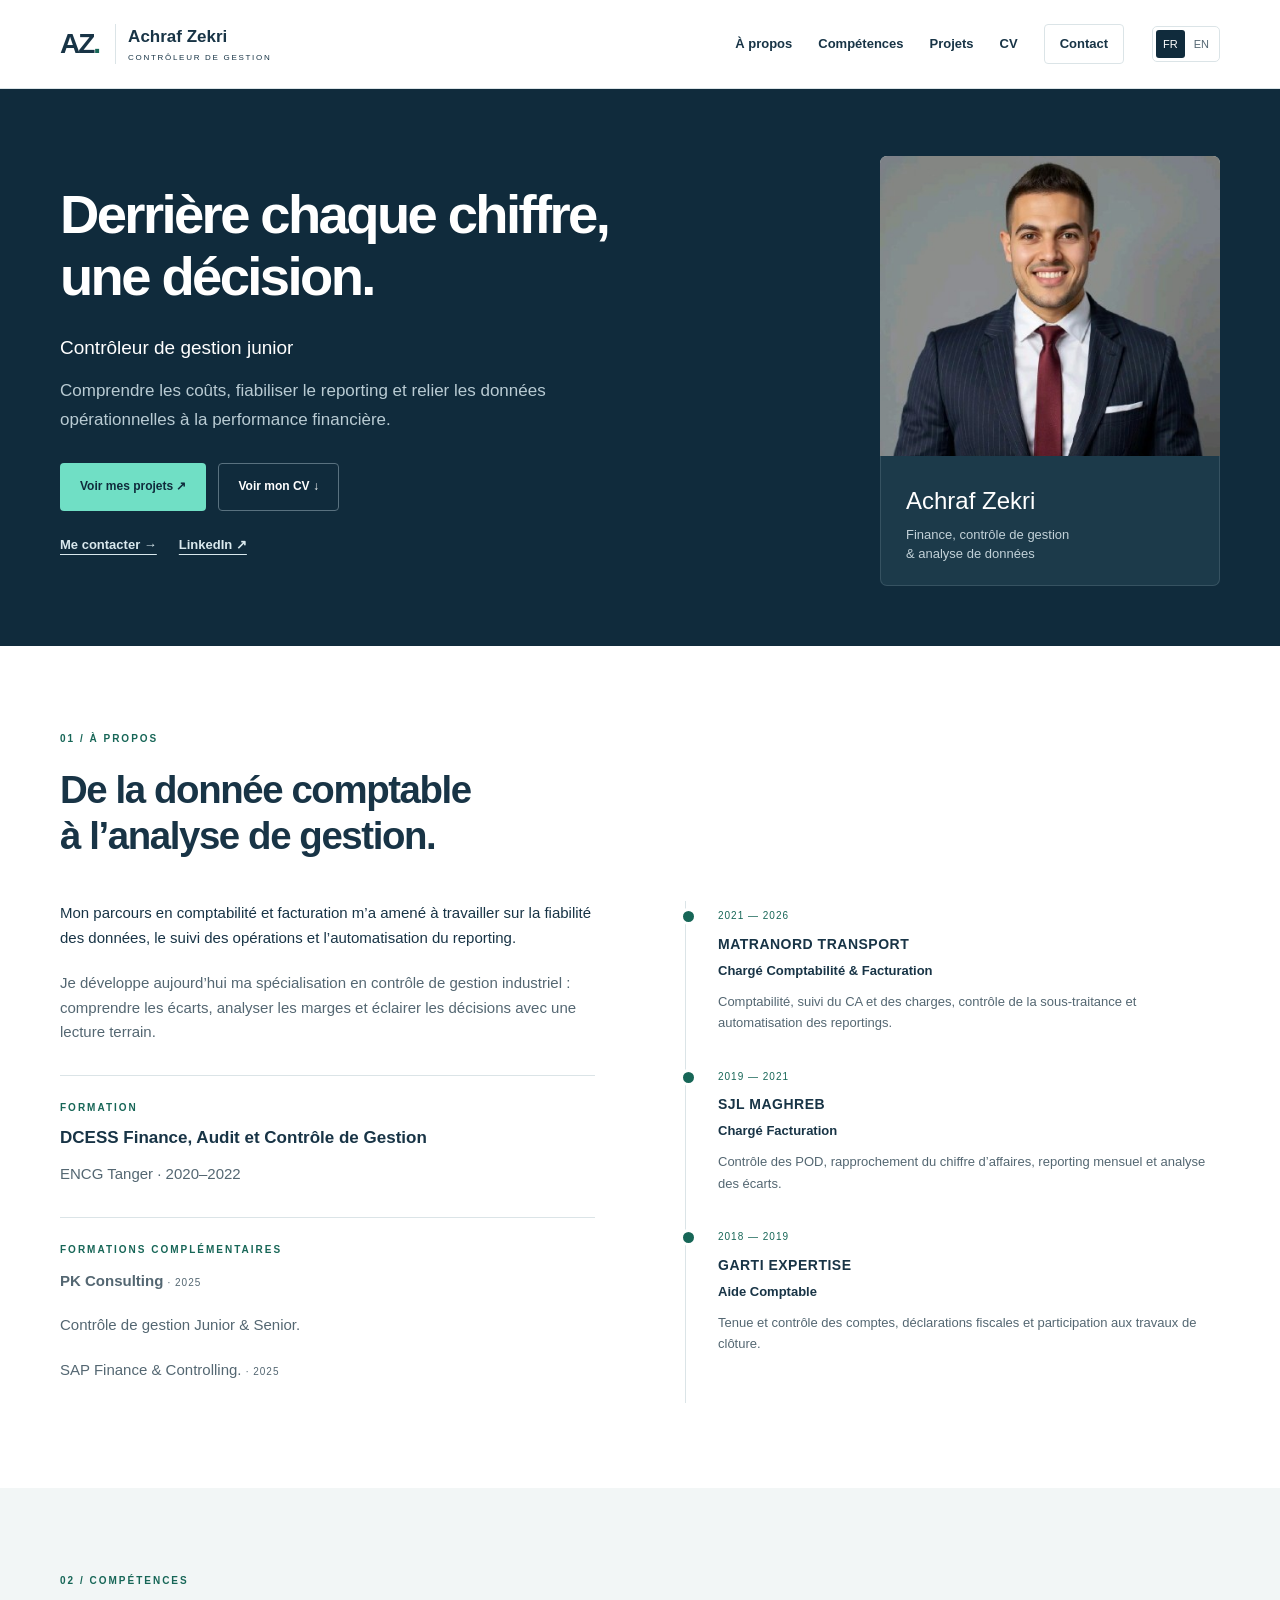
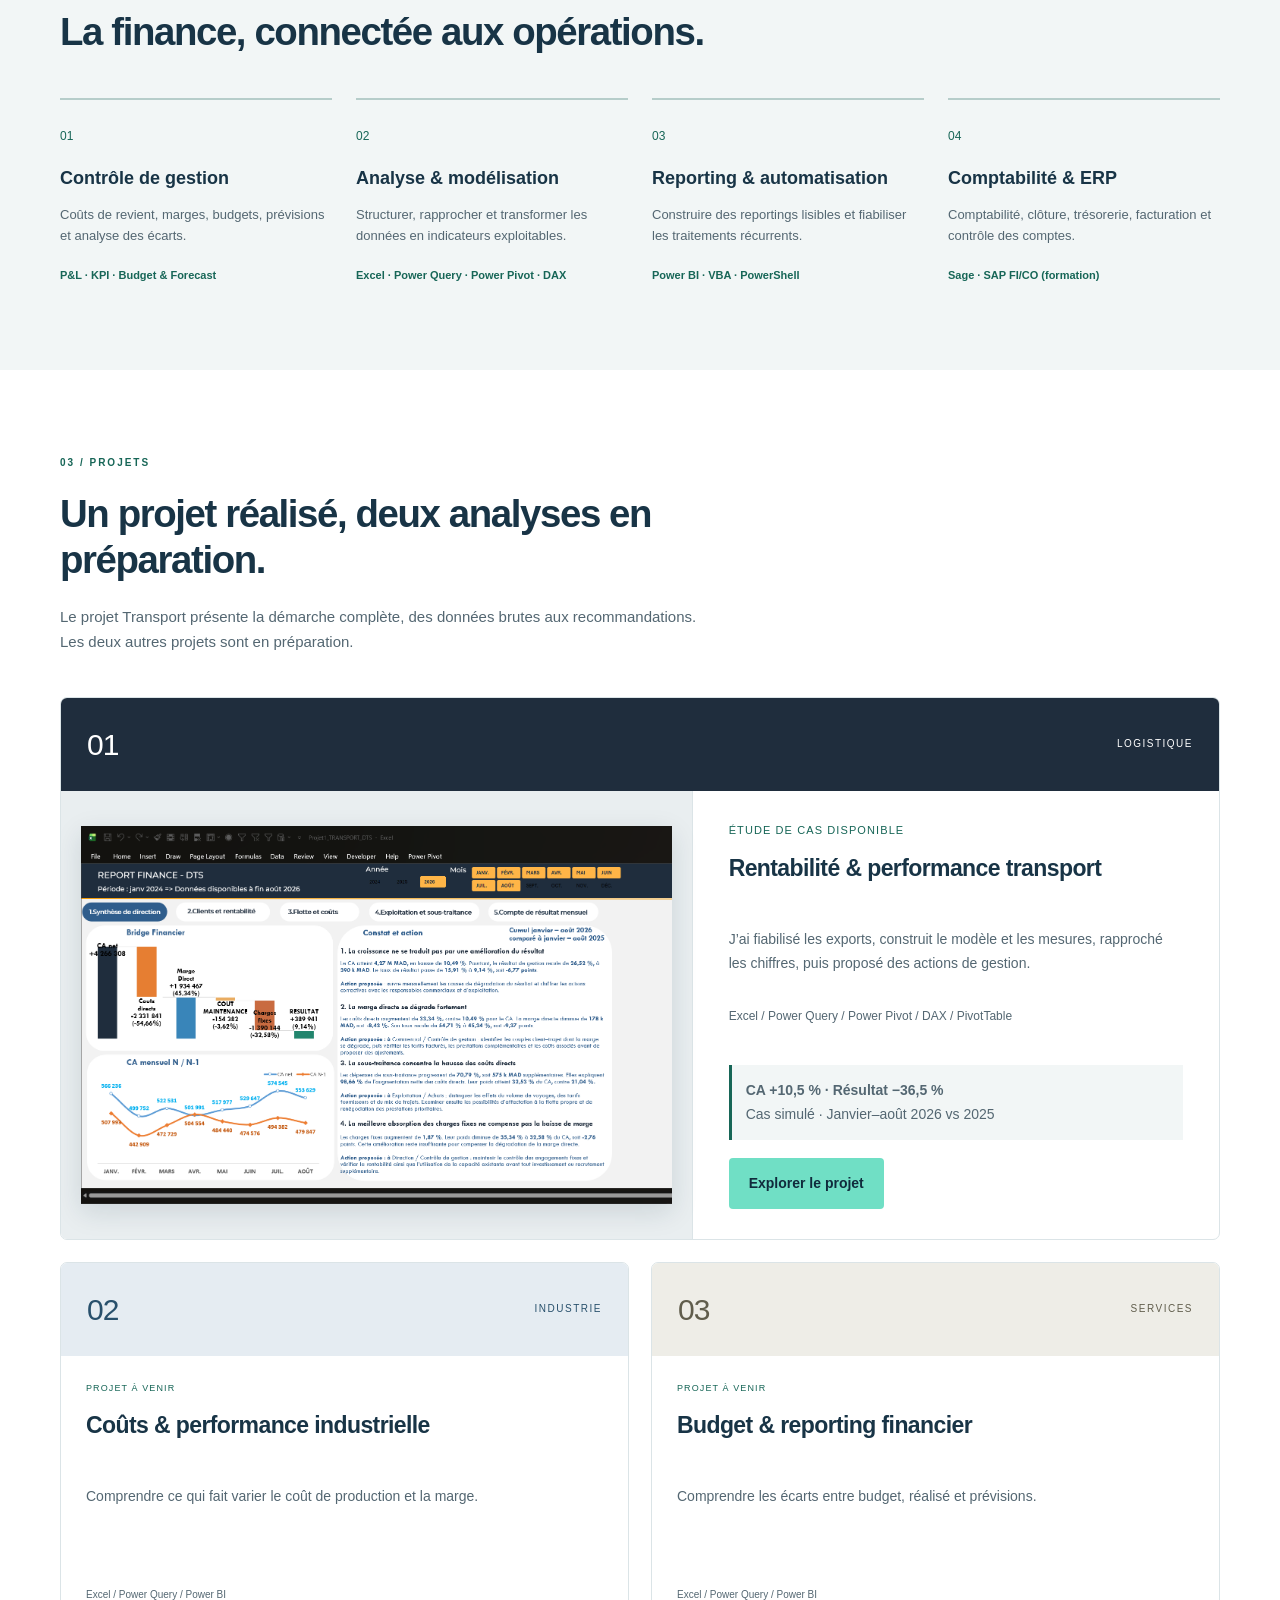
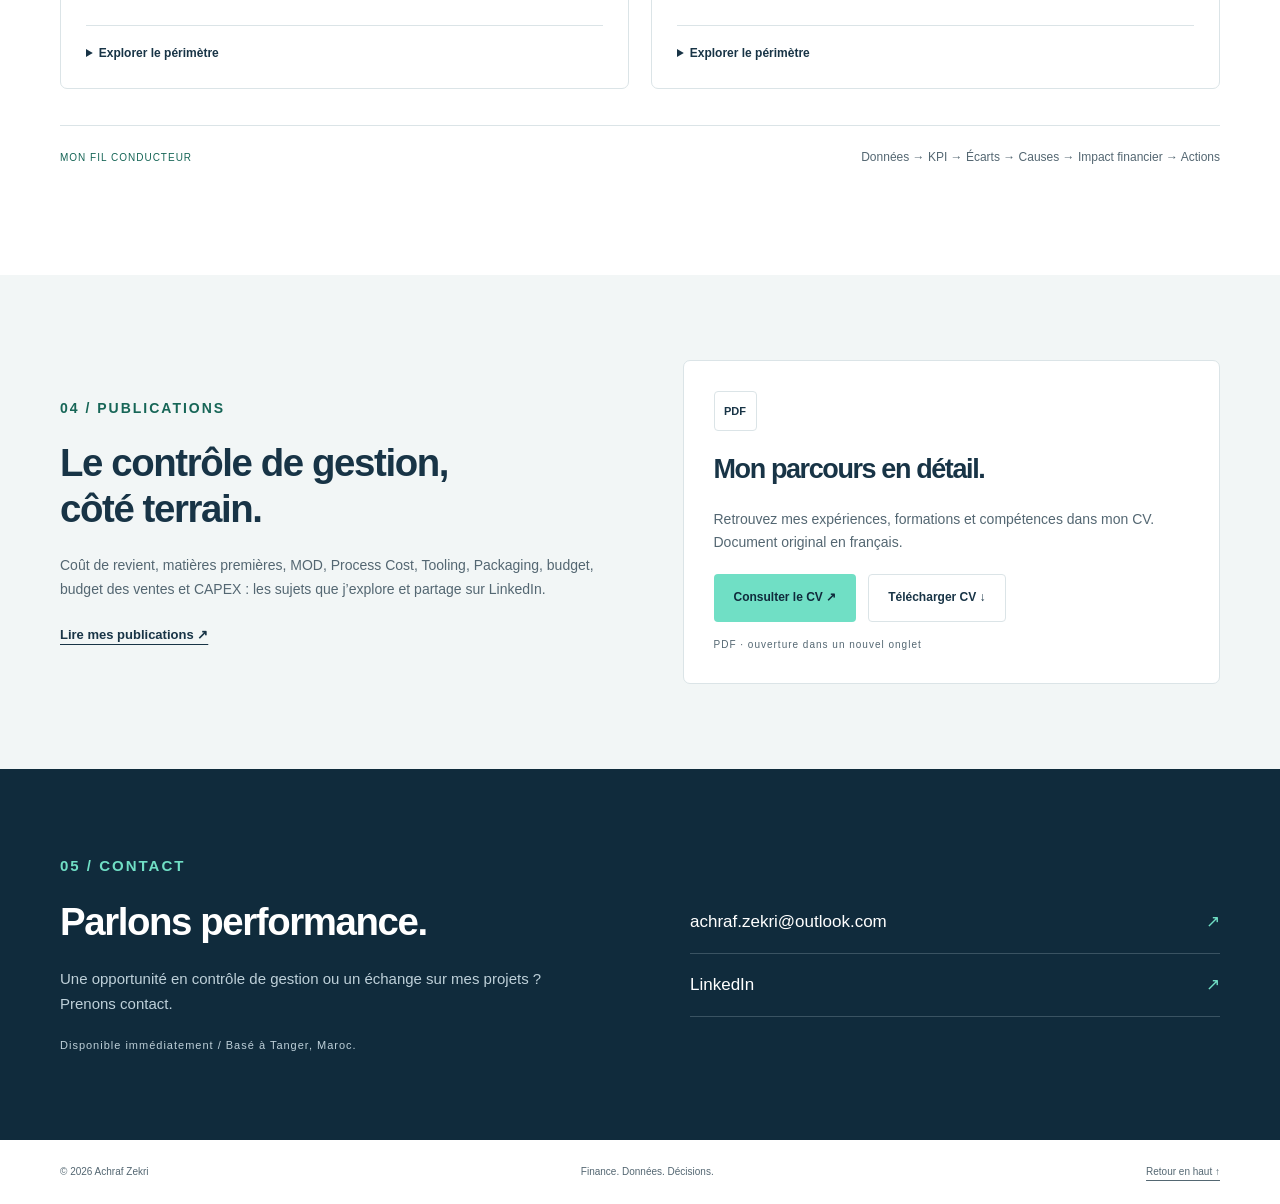
<file: index.html>
<!doctype html><html lang="fr"><head>
<meta charset="utf-8">
<meta name="viewport" content="width=device-width,initial-scale=1"><title>Achraf Zekri | Contrôleur de gestion junior</title>
<meta name="description" content="Achraf Zekri à Tanger : contrôle de gestion, analyse des coûts, reporting et data analytics. Découvrez mon parcours et mes projets.">
<meta name="theme-color" content="#102b3c">
<meta property="og:title" content="Achraf Zekri — Finance & Performance">
<meta property="og:description" content="Contrôle de gestion, coûts et analyse de performance.">
<meta property="og:type" content="website">
<link rel="icon" href="assets/icons/favicon.svg" type="image/svg+xml">
<link rel="stylesheet" href="css/style.css">
<script defer src="js/translations.js"></script>
<script defer src="js/main.js"></script></head><body><a data-i18n="skip" href="#main" class="skip" >Aller au contenu</a>
<header>
<div class="wrap header"><a class="brand" href="#main"><span class="monogram">AZ<span>.</span></span><span>Achraf Zekri<small data-i18n="brandRole">CONTRÔLEUR DE GESTION</small></span></a>
<nav id="navigation" aria-label="Navigation principale"><a data-i18n="about" href="#profil" class="" >À propos</a><a data-i18n="skills" href="#competences" class="" >Compétences</a><a data-i18n="projects" href="#projets" class="" >Projets</a><a data-i18n="resume" href="#cv" class="" >CV</a><a data-i18n="contact" href="#contact" class="nav-contact" >Contact</a></nav>
<div class="header-controls">
<div class="languages" role="group" aria-label="Langue / Language"><button type="button" data-lang="fr" lang="fr" aria-pressed="true">FR</button><button type="button" data-lang="en" lang="en" aria-pressed="false">EN</button></div><button class="menu" aria-expanded="false" aria-controls="navigation" type="button">Menu <span aria-hidden="true">☰</span></button></div></div></header>
<main id="main">
<section class="hero">
<div class="wrap hero-grid">
<div class="hero-copy">
<h1 data-i18n="heroTitle" >Derrière chaque chiffre,<br>une décision.</h1>
<p data-i18n="role" class="role">Contrôleur de gestion junior</p>
<p data-i18n="intro" class="intro">Comprendre les coûts, fiabiliser le reporting et relier les données opérationnelles à la performance financière.</p>
<div class="actions"><a data-i18n="seeProjects" href="#projets" class="button primary" >Voir mes projets ↗</a><a data-i18n="seeCV" href="#cv" class="button light">Voir mon CV ↓</a></div><a data-i18n="getInTouch" href="#contact" class="text-link hero-link" >Me contacter →</a><a href="https://www.linkedin.com/in/achrafzekri/" class="text-link hero-link" data-event="linkedin_click" data-location="header">LinkedIn ↗</a></div>
<div class="portrait-panel">
<div class="portrait-frame"><img src="assets/images/portrait.jpg" alt="Achraf Zekri" width="400" height="400" fetchpriority="high"></div>
<div class="portrait-caption"><span class="tiny"></span><strong>Achraf Zekri</strong>
<p data-i18n="caption" >Finance, contrôle de gestion<br>& analyse de données</p></div></div></div>
</section>
<section id="profil" class="section wrap">
<div class="section-heading">
<p data-i18n="aboutLabel" class="eyebrow">01 / À PROPOS</p>
<h2 data-i18n="aboutTitle" >De la donnée comptable<br>à l’analyse de gestion.</h2></div>
<div class="about-grid">
<div>
<p data-i18n="bio1" class="lead">Mon parcours en comptabilité et facturation m’a amené à travailler sur la fiabilité des données, le suivi des opérations et l’automatisation du reporting.</p>
<p data-i18n="bio2" >Je développe aujourd’hui ma spécialisation en contrôle de gestion industriel : comprendre les écarts, analyser les marges et éclairer les décisions avec une lecture terrain.</p>
<div class="education">
<p data-i18n="education" class="eyebrow">FORMATION</p>
<h3 data-i18n="degree" >DCESS Finance, Audit et Contrôle de Gestion</h3>
<p>ENCG Tanger · 2020–2022</p>
</div>
<div class="education">
<p data-i18n="additionalTraining" class="eyebrow">FORMATIONS COMPLÉMENTAIRES</p>
<p><strong>PK Consulting</strong> <span class="tiny">· 2025</span></p>
<p data-i18n="pkTraining">Contrôle de gestion Junior & Senior.</p>
<p>SAP Finance & Controlling. <span class="tiny">· 2025</span></p>
</div></div>
<div class="timeline">
<article><span class="tiny">2021 — 2026</span>
<h3>MATRANORD TRANSPORT</h3><strong data-i18n="job1" >Chargé Comptabilité & Facturation</strong>
<p data-i18n="jobdesc1" >Comptabilité, suivi du CA et des charges, contrôle de la sous-traitance et automatisation des reportings.</p></article>
<article><span class="tiny">2019 — 2021</span>
<h3>SJL MAGHREB</h3><strong data-i18n="job2" >Chargé Facturation</strong>
<p data-i18n="jobdesc2" >Contrôle des POD, rapprochement du chiffre d’affaires, reporting mensuel et analyse des écarts.</p></article>
<article><span class="tiny">2018 — 2019</span>
<h3>GARTI EXPERTISE</h3><strong data-i18n="job3" >Aide Comptable</strong>
<p data-i18n="jobdesc3" >Tenue et contrôle des comptes, déclarations fiscales et participation aux travaux de clôture.</p></article></div></div></section>
<section id="competences" class="section pale">
<div class="wrap">
<div class="section-heading">
<p data-i18n="skillsLabel" class="eyebrow">02 / COMPÉTENCES</p>
<h2 data-i18n="skillsTitle" >La finance, connectée aux opérations.</h2></div>
<div class="skills-grid">
<article class="skill"><span class="skill-number">01</span>
<h3 data-i18n="st01" >Contrôle de gestion</h3>
<p data-i18n="sd01" >Coûts de revient, marges, budgets, prévisions et analyse des écarts.</p>
<div data-i18n="tags01" class="tool-line">P&L · KPI · Budget & Forecast</div></article>
<article class="skill"><span class="skill-number">02</span>
<h3 data-i18n="st02" >Analyse & modélisation</h3>
<p data-i18n="sd02" >Structurer, rapprocher et transformer les données en indicateurs exploitables.</p>
<div data-i18n="tags02" class="tool-line">Excel · Power Query · Power Pivot · DAX</div></article>
<article class="skill"><span class="skill-number">03</span>
<h3 data-i18n="st03" >Reporting & automatisation</h3>
<p data-i18n="sd03" >Construire des reportings lisibles et fiabiliser les traitements récurrents.</p>
<div data-i18n="tags03" class="tool-line">Power BI · VBA · PowerShell</div></article>
<article class="skill"><span class="skill-number">04</span>
<h3 data-i18n="st04" >Comptabilité & ERP</h3>
<p data-i18n="sd04" >Comptabilité, clôture, trésorerie, facturation et contrôle des comptes.</p>
<div data-i18n="tags04" class="tool-line">Sage · SAP FI/CO (formation)</div></article></div></div></section>
<section id="projets" class="section wrap">
<div class="section-heading">
<p data-i18n="projectsLabel" class="eyebrow">03 / PROJETS</p>
<h2 data-i18n="projectsTitle" >Un projet réalisé, deux analyses en préparation.</h2>
<p data-i18n="projectIntro" >Le projet Transport présente la démarche complète, des données brutes aux recommandations. Les deux autres projets sont en préparation.</p></div>
<div class="projects">
<article class="project project-published">
<div class="project-top"><span>01</span><span data-i18n="cat02">LOGISTIQUE</span></div>
<a href="projet-transport/" class="project-image"><img src="projet-transport/img/p1-synthese.png" alt="Reporting transport : synthèse de direction" loading="lazy" width="1557" height="995"></a>
<div class="project-body"><p data-i18n="transportStatus" class="status">ÉTUDE DE CAS DISPONIBLE</p>
<h3 data-i18n="pt02">Rentabilité &amp; performance transport</h3>
<p data-i18n="transportDescription">J’ai fiabilisé les exports, construit le modèle et les mesures, rapproché les chiffres, puis proposé des actions de gestion.</p>
<div class="project-tools">Excel / Power Query / Power Pivot / DAX / PivotTable</div>
<p class="project-result" data-i18n="transportResult"><strong>CA +10,5 % · Résultat −36,5 %</strong><br>Cas simulé · Janvier–août 2026 vs 2025</p>
<a class="button primary" data-i18n="transportExplore" href="projet-transport/">Explorer le projet</a></div></article>
<article class="project">
<div class="project-top"><span>02</span><span data-i18n="cat01" >INDUSTRIE</span></div>
<div class="project-body">
<p data-i18n="status01" class="status">PROJET À VENIR</p>
<h3 data-i18n="pt01" >Coûts & performance industrielle</h3>
<p data-i18n="pd01" >Comprendre ce qui fait varier le coût de production et la marge.</p>
<div class="project-tools">Excel / Power Query / Power BI</div>
<details>
<summary data-i18n="details01" >Explorer le périmètre</summary>
<dl>
<dt data-i18n="sourcelabel01" >Sources prévues</dt>
<dd data-i18n="source01" >BOM, production, consommations matières, temps de main-d’œuvre et coûts standards / réels.</dd>
<dt data-i18n="methodlabel01" >Méthodologie prévue</dt>
<dd data-i18n="method01" >Rapprocher les données, comparer standard et réel, isoler les écarts prix, consommation et productivité.</dd>
<dt data-i18n="kpilabel01" >KPI envisagés</dt>
<dd data-i18n="kpi01" >Coût unitaire · Scrap · Productivité · Marge</dd>
<dt data-i18n="resultslabel01" >Résultats & recommandations</dt>
<dd data-i18n="results01" >À documenter après finalisation et validation de l’analyse.</dd></dl></details></div></article>
<article class="project">
<div class="project-top"><span>03</span><span data-i18n="cat03" >SERVICES</span></div>
<div class="project-body">
<p data-i18n="status03" class="status">PROJET À VENIR</p>
<h3 data-i18n="pt03" >Budget & reporting financier</h3>
<p data-i18n="pd03" >Comprendre les écarts entre budget, réalisé et prévisions.</p>
<div class="project-tools">Excel / Power Query / Power BI</div>
<details>
<summary data-i18n="details03" >Explorer le périmètre</summary>
<dl>
<dt data-i18n="sourcelabel03" >Sources prévues</dt>
<dd data-i18n="source03" >Périmètre envisagé : ventes, charges, budgets et prévisions mensuelles.</dd>
<dt data-i18n="methodlabel03" >Méthodologie prévue</dt>
<dd data-i18n="method03" >Structurer le P&L, construire les comparatifs et analyser les facteurs de variation.</dd>
<dt data-i18n="kpilabel03" >KPI envisagés</dt>
<dd data-i18n="kpi03" >CA · Charges · Marge · Écart au budget</dd>
<dt data-i18n="resultslabel03" >Résultats & recommandations</dt>
<dd data-i18n="results03" >À documenter après finalisation et validation de l’analyse.</dd></dl></details></div></article></div>
<div class="method-strip"><span data-i18n="methodLabel" class="tiny">MON FIL CONDUCTEUR</span>
<p data-i18n="methodFlow" >Données → KPI → Écarts → Causes → Impact financier → Actions</p></div></section>
<section class="section pale">
<div class="wrap resource-grid">
<div id="publications">
<p data-i18n="publicationLabel" class="eyebrow">04 / PUBLICATIONS</p>
<h2 data-i18n="publicationTitle" >Le contrôle de gestion,<br>côté terrain.</h2>
<p data-i18n="publicationText" >Coût de revient, matières premières, MOD, Process Cost, Tooling, Packaging, budget, budget des ventes et CAPEX : les sujets que j’explore et partage sur LinkedIn.</p><a data-i18n="publicationLink" href="https://www.linkedin.com/in/achrafzekri/" class="text-link" data-event="linkedin_click" data-location="publications">Lire mes publications ↗</a></div>
<div id="cv" class="cv-panel"><span class="pdf-icon" aria-hidden="true">PDF</span>
<h2 data-i18n="cvTitle" >Mon parcours en détail.</h2>
<p data-i18n="cvText" >Retrouvez mes expériences, formations et compétences dans mon CV. Document original en français.</p>
<div class="actions"><a data-i18n="viewCV" href="assets/cv/ACHRAF_ZEKRI_CV_CONTROLEUR_DE_GESTION.pdf" class="button primary" target="_blank" rel="noopener" data-event="cv_view">Consulter le CV ↗</a><a data-i18n="downloadCV" href="assets/cv/ACHRAF_ZEKRI_CV_CONTROLEUR_DE_GESTION.pdf" class="button outline" download data-event="cv_download">Télécharger CV ↓</a></div>
<p data-i18n="pdfNote" class="tiny">PDF · ouverture dans un nouvel onglet</p></div></div></section>
<section id="contact" class="section contact">
<div class="wrap contact-grid">
<div>
<p data-i18n="contactLabel" class="eyebrow">05 / CONTACT</p>
<h2 data-i18n="contactTitle" >Parlons performance.</h2>
<p data-i18n="contactText" >Une opportunité en contrôle de gestion ou un échange sur mes projets ? Prenons contact.</p>
<p data-i18n="contactLocation" class="tiny">Disponible immédiatement / Basé à Tanger, Maroc.</p></div>
<div class="contact-links"><a href="mailto:achraf.zekri@outlook.com">achraf.zekri@outlook.com <span>↗</span></a><a href="https://www.linkedin.com/in/achrafzekri/" data-event="linkedin_click" data-location="contact">LinkedIn <span>↗</span></a></div></div></section></main>
<footer class="wrap"><span>© 2026 Achraf Zekri</span><span data-i18n="footer" >Finance. Données. Décisions.</span><a data-i18n="back" href="#main" class="" >Retour en haut ↑</a></footer></body></html>
</file>
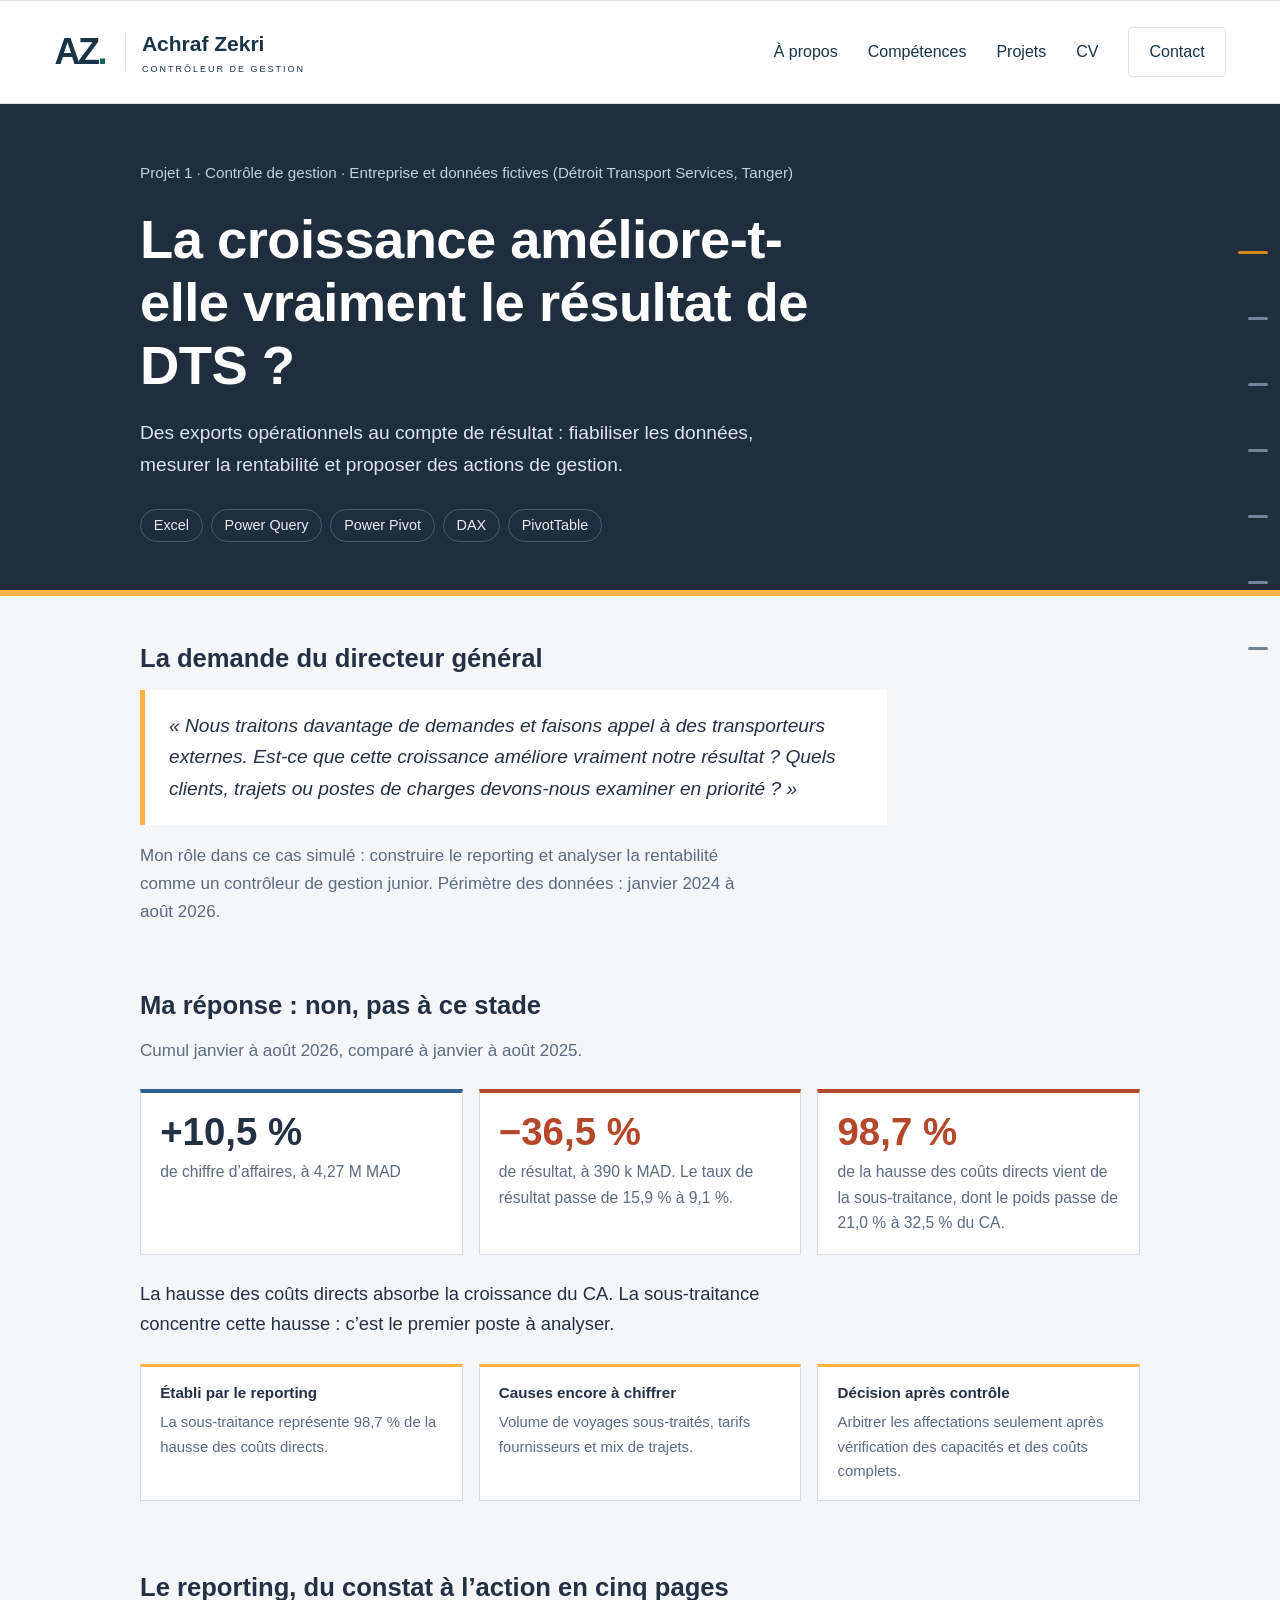
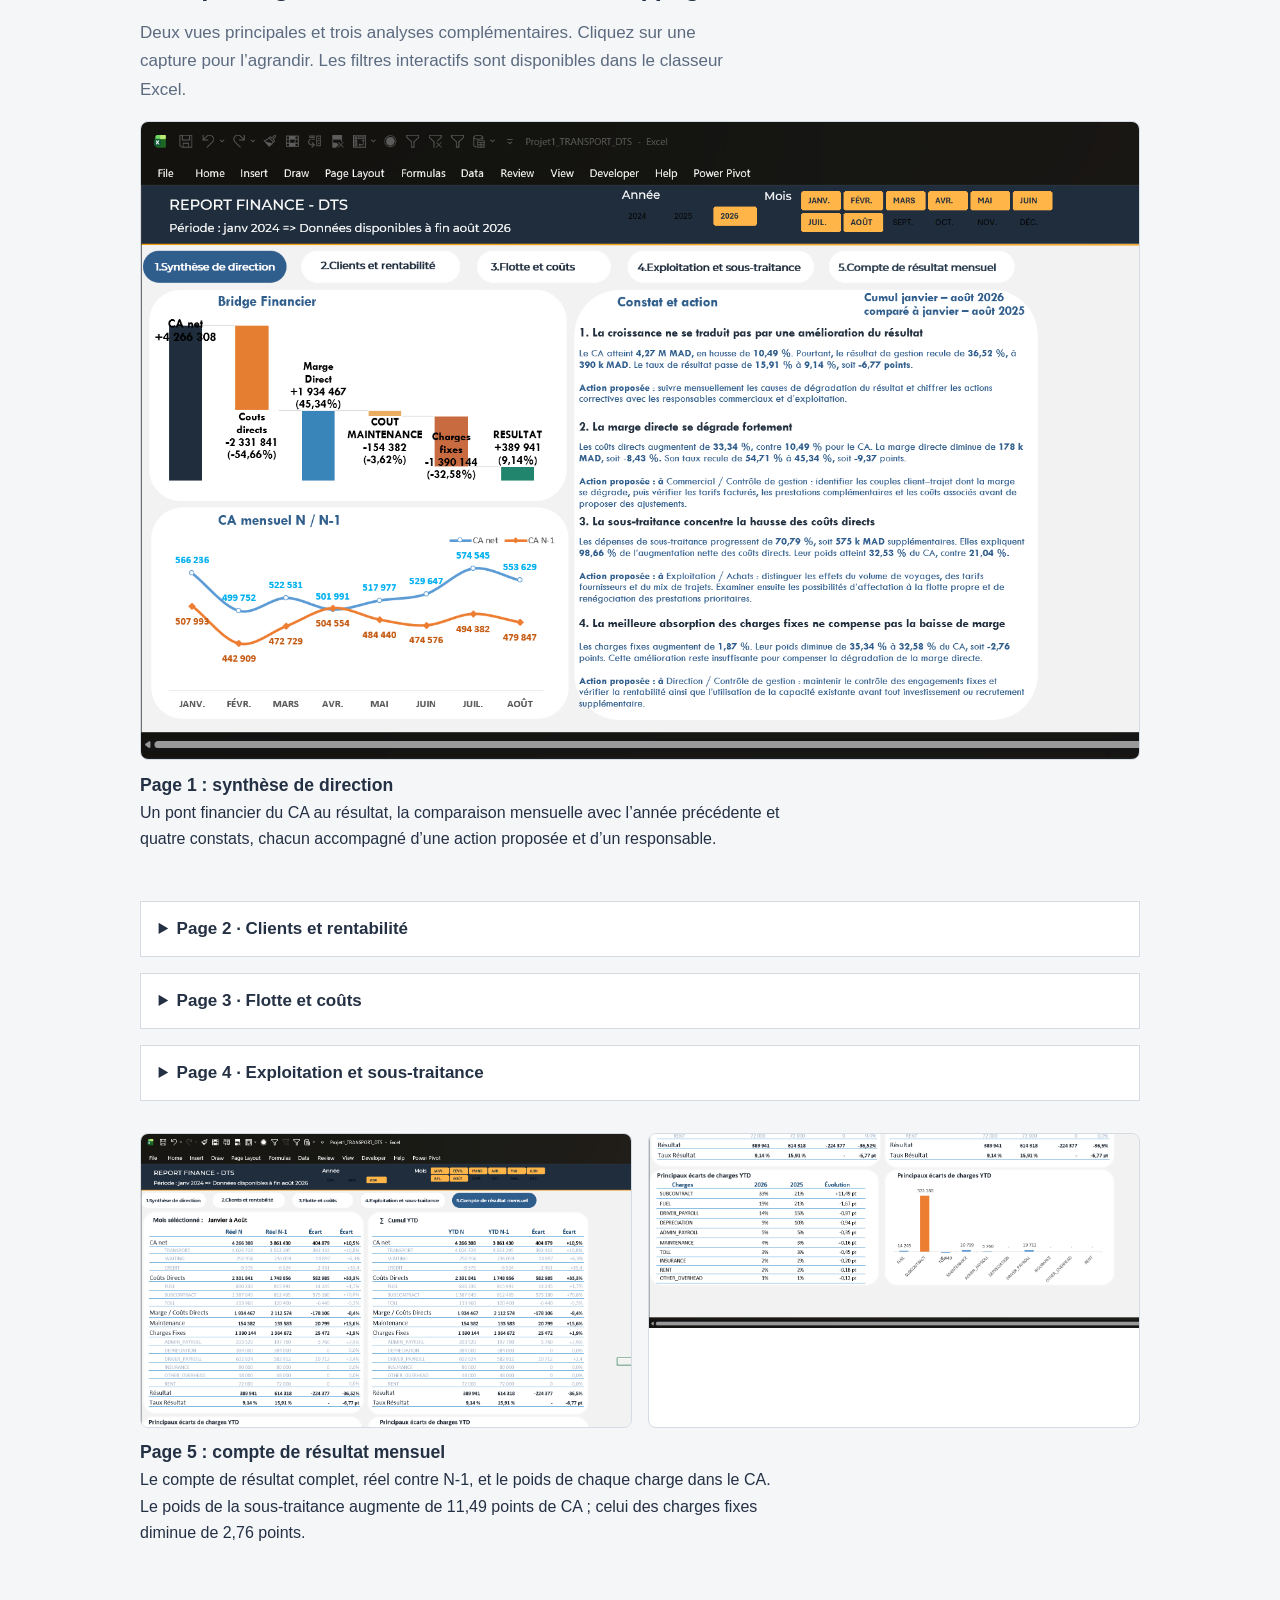
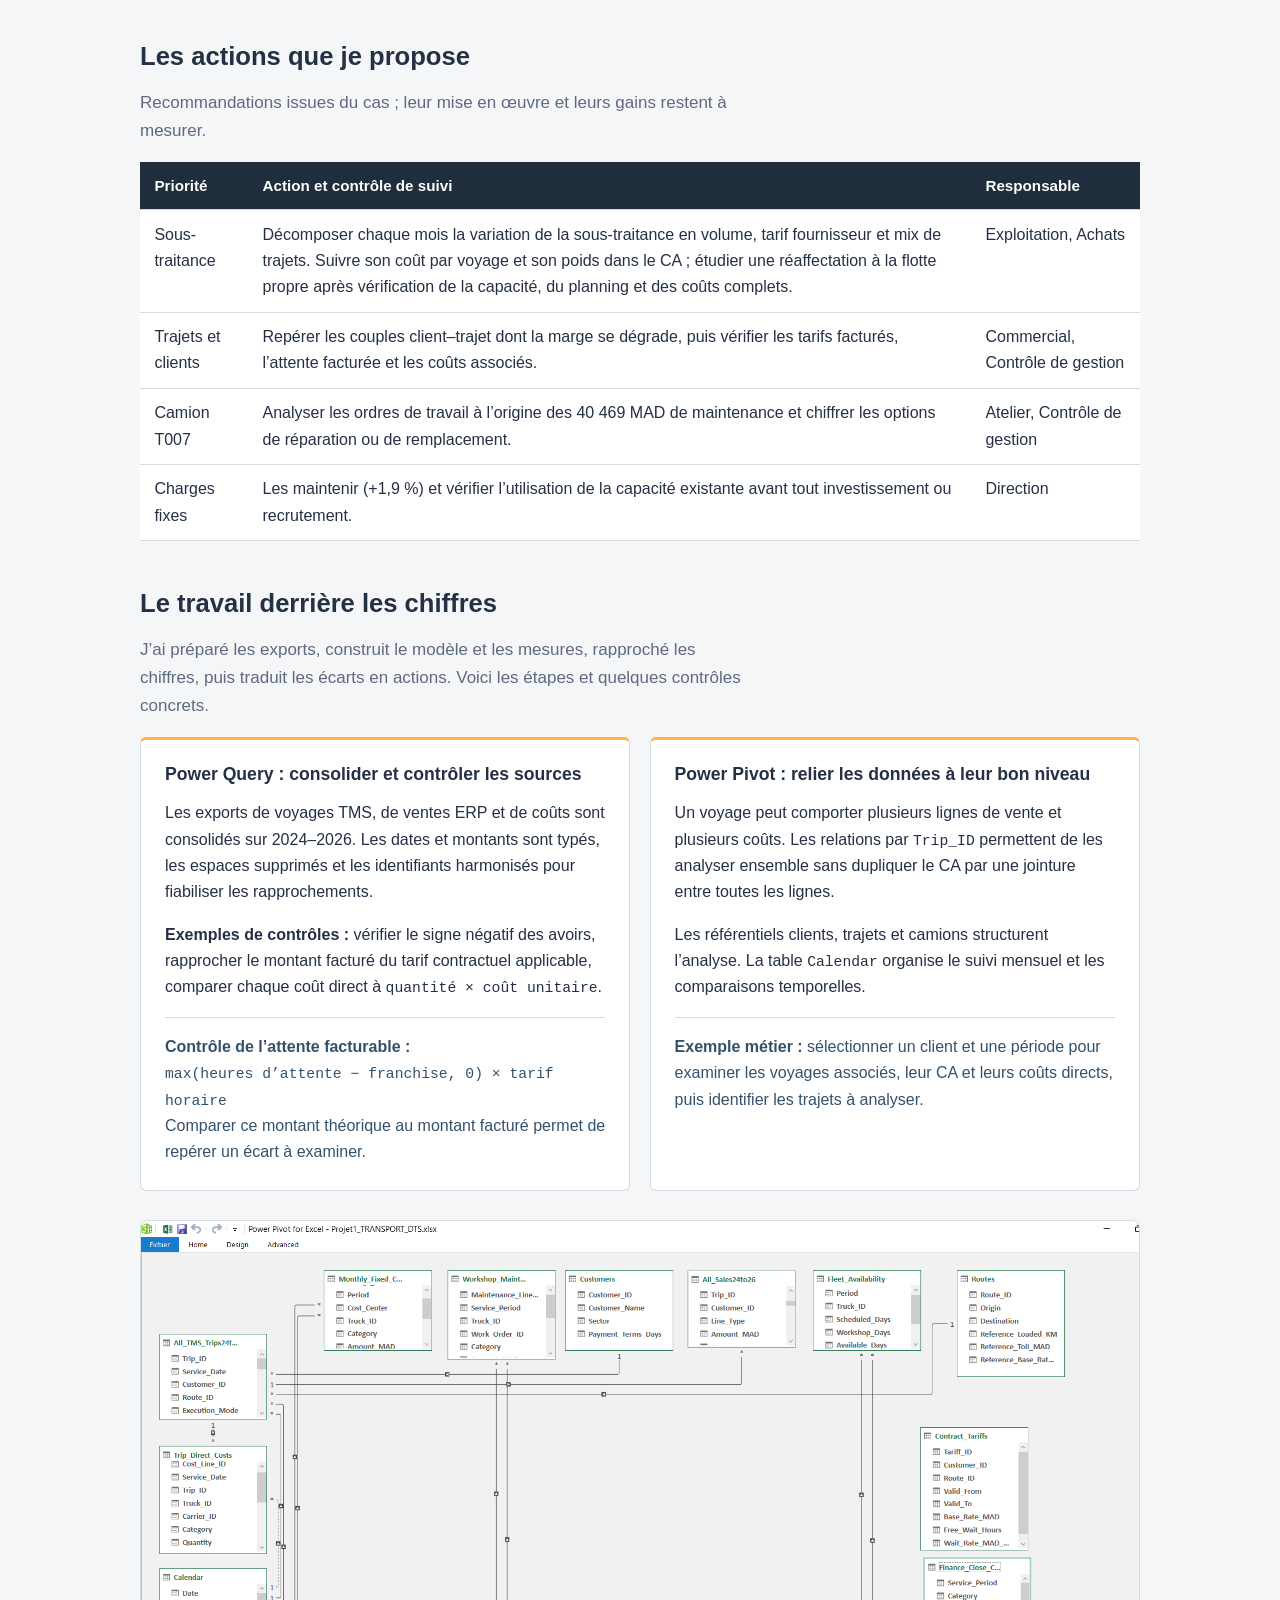
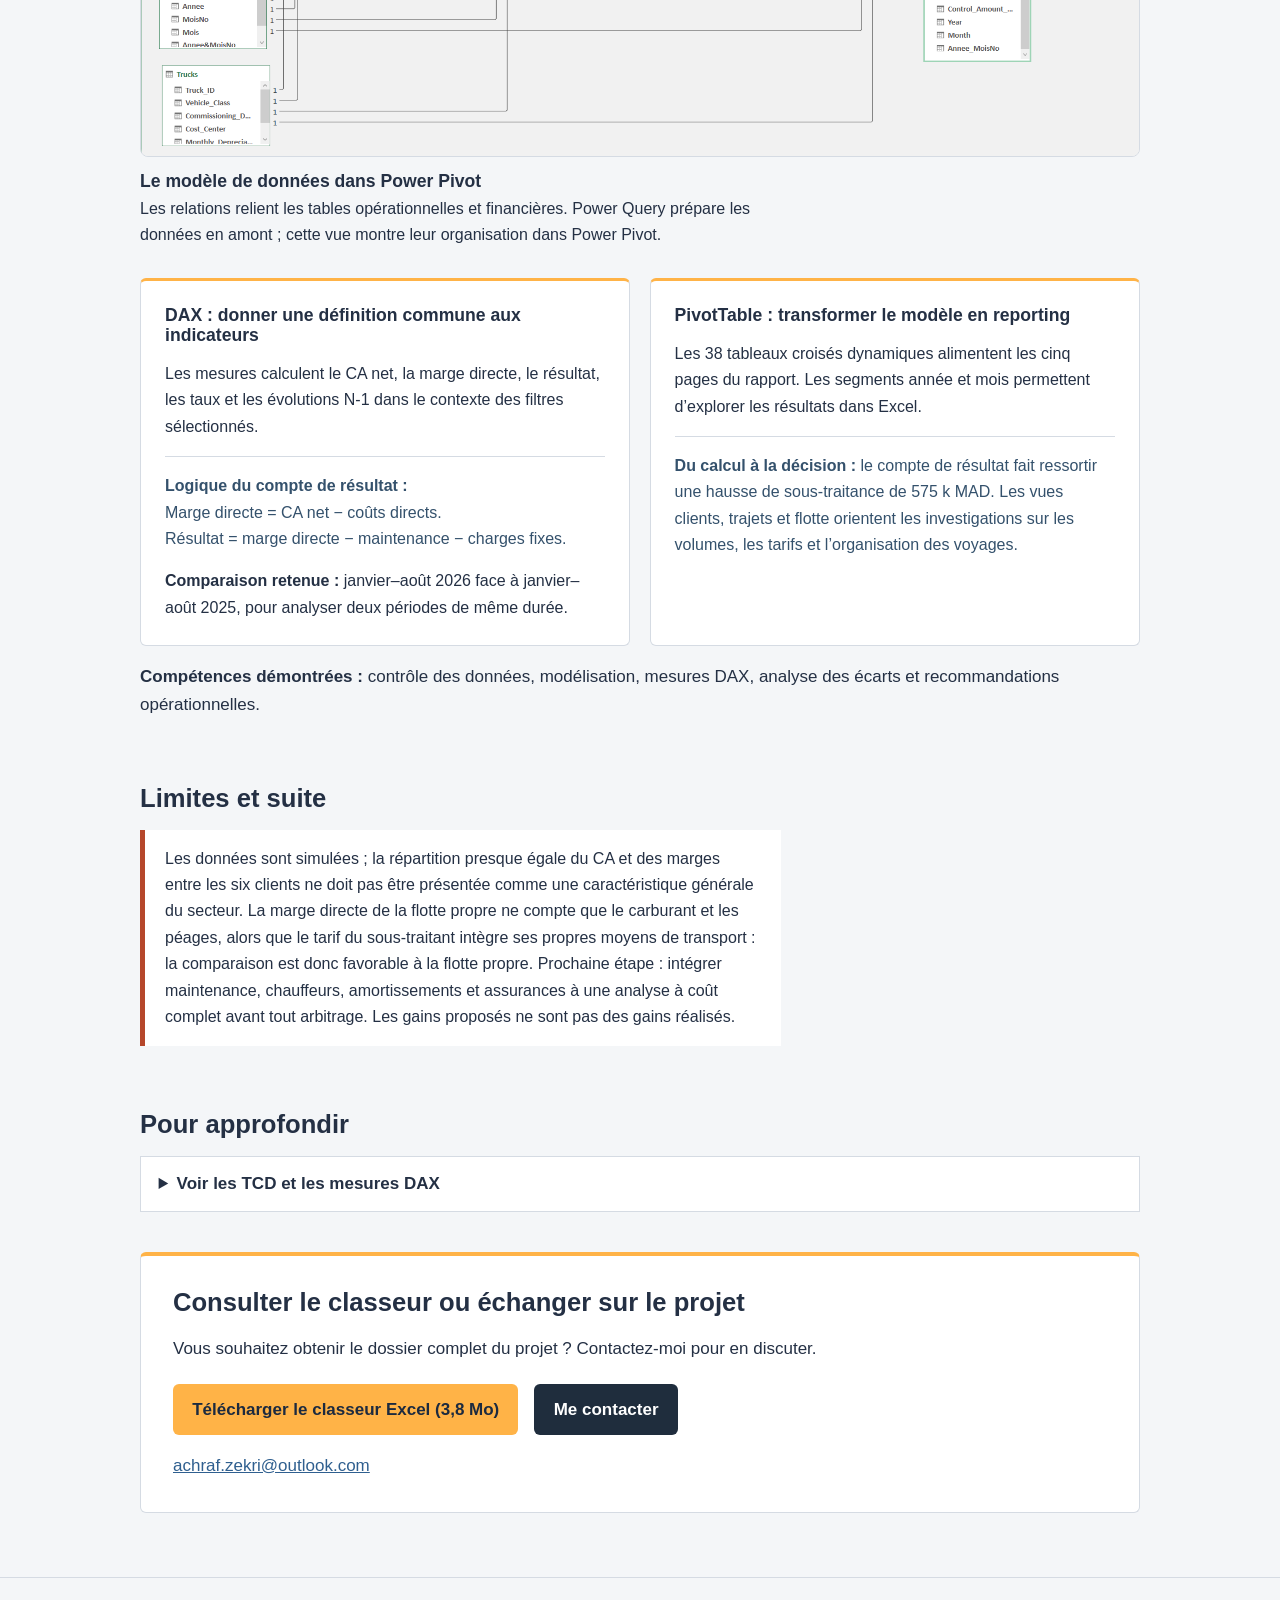
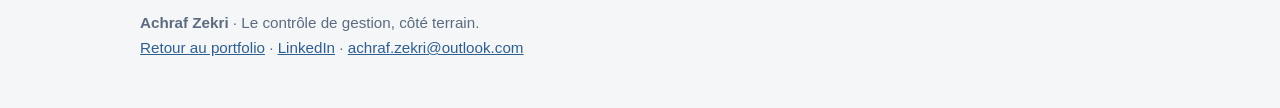
<file: projet-transport/index.html>
<!DOCTYPE html>
<html lang="fr">
<head>
<meta charset="utf-8">
<meta name="viewport" content="width=device-width, initial-scale=1">
<title>Rentabilité &amp; performance transport | Achraf Zekri</title>
<meta name="description" content="Reporting financier mensuel pour une entreprise de transport fictive à Tanger : Excel, Power Query, Power Pivot, DAX.">
<style>
:root{--ink:#1F2D3D;--paper:#f4f6f8;--card:#fff;--text:#243044;--muted:#5c6b80;--line:#d5dbe3;--amber:#ffb347;--blue:#2f5f8f;--neg:#b5472b;--pos:#1f7a5c;
--head:"Segoe UI",Arial,sans-serif;--body:"Segoe UI",Arial,sans-serif}

*{box-sizing:border-box}
html{scroll-behavior:smooth}
body{margin:0;background:var(--paper);color:var(--text);font:1.0625rem/1.65 var(--body);padding-top:env(safe-area-inset-top,0px);padding-bottom:env(safe-area-inset-bottom,0px)}
img{max-width:100%;height:auto;display:block}
a{color:var(--blue)}
:focus-visible{outline:3px solid var(--amber);outline-offset:2px}
.wrap{max-width:1040px;margin:0 auto;padding:0 1.25rem}
h1,h2,h3{font-family:var(--head);line-height:1.15;color:var(--text);margin:0}
h2{font-size:1.6rem;font-weight:800;margin:0 0 1rem}
h3{font-size:1.1rem;font-weight:700}
section{padding:3rem 0 0}
.hero{background:var(--ink);color:#fff;padding:3.5rem 0 3rem;border-bottom:6px solid var(--amber)}
.hero .meta{font-family:var(--head);font-size:.95rem;color:#c3cfdf;margin:0 0 1.5rem}
.hero h1{color:#fff;font-size:clamp(2rem,5.2vw,3.4rem);font-weight:800;max-width:20ch;letter-spacing:-.01em}
.hero .sub{font-size:1.2rem;color:#dbe4f0;max-width:60ch;margin:1.25rem 0 0}
.chips{display:flex;flex-wrap:wrap;gap:.5rem;margin:1.75rem 0 0;padding:0;list-style:none}
.chips li{font-family:var(--head);font-size:.85rem;font-weight:500;border:1px solid #4a5c78;border-radius:999px;padding:.25rem .8rem;color:#e6edf6}
.btn{display:inline-block;font-family:var(--head);font-weight:700;background:var(--amber);color:#1c2a3f;text-decoration:none;padding:.7rem 1.2rem;border-radius:6px;margin-top:1.75rem}
.btn:hover{filter:brightness(1.07)}
blockquote{margin:0;padding:1.25rem 1.5rem;border-left:5px solid var(--amber);background:var(--card);font-style:italic;font-size:1.2rem;max-width:70ch}
.role{max-width:65ch;color:var(--muted)}
.answer{display:grid;grid-template-columns:repeat(auto-fit,minmax(250px,1fr));gap:1rem;margin:1.5rem 0}
.stat{background:var(--card);border:1px solid var(--line);border-top:4px solid var(--blue);padding:1.1rem 1.2rem}
.stat.bad{border-top-color:var(--neg)}
.stat b{display:block;font-family:var(--head);font-size:2.4rem;font-weight:800;line-height:1.1}
.stat.bad b{color:var(--neg)}
.stat span{display:block;color:var(--muted);font-size:.98rem;margin-top:.35rem}
.verdict{max-width:68ch;font-size:1.15rem}
figure{margin:0 0 3rem}
figure a{display:block;border:1px solid var(--line);background:var(--card)}
figcaption{max-width:72ch;margin-top:.9rem}
figcaption h3{margin-bottom:.3rem}
.pair{display:grid;grid-template-columns:repeat(auto-fit,minmax(300px,1fr));gap:1rem}
table{border-collapse:collapse;width:100%;background:var(--card)}
.scroll{overflow-x:auto}
th,td{text-align:left;padding:.7rem .9rem;border-bottom:1px solid var(--line);vertical-align:top;font-size:1rem}
th{font-family:var(--head);font-weight:700;background:var(--ink);color:#fff;font-size:.95rem}
.flow{display:grid;grid-template-columns:repeat(auto-fit,minmax(220px,1fr));gap:0;counter-reset:s;margin:0;padding:0;list-style:none}
.flow li{counter-increment:s;background:var(--card);border:1px solid var(--line);padding:1rem 1.1rem;position:relative}
.flow li::before{content:counter(s);font-family:var(--head);font-weight:800;color:var(--amber);background:var(--ink);width:1.7rem;height:1.7rem;border-radius:50%;display:inline-grid;place-items:center;font-size:.9rem;margin-bottom:.5rem}
.flow b{display:block;font-family:var(--head)}
.flow span{font-size:.97rem;color:var(--muted)}
details{border:1px solid var(--line);background:var(--card);padding:.9rem 1.1rem;margin-top:1rem}
summary{cursor:pointer;font-family:var(--head);font-weight:700}
details .pair{margin-top:1rem}
.note{background:var(--card);border-left:5px solid var(--neg);padding:1rem 1.25rem;max-width:72ch}
footer{margin-top:4rem;padding:2rem 0 3rem;border-top:1px solid var(--line);color:var(--muted);font-size:.95rem}
@media (prefers-reduced-motion:no-preference){.hero h1{animation:rise .6s ease-out both}@keyframes rise{from{opacity:0;transform:translateY(10px)}to{opacity:1;transform:none}}}

.top{background:#fff;border-bottom:1px solid var(--line)}.top .wrap{display:flex;gap:1.4rem;flex-wrap:wrap;padding-top:1rem;padding-bottom:1rem}.top a{font-size:.9rem;text-decoration:none;font-weight:600}.top a:first-child{margin-right:auto;color:var(--text)}
section{scroll-margin-top:1rem}.hero h1{max-width:23ch}.flow li::before{display:none}.flow{gap:1rem}.flow b{margin-bottom:.55rem}.flow li{border-top:3px solid var(--amber)}
.report-detail{margin:0 0 1rem}.report-detail figure{margin:1rem 0 0}#rapport>figure:last-child{margin-top:2rem}.pair{grid-template-columns:repeat(auto-fit,minmax(min(100%,300px),1fr))}.pair a{min-width:0}.chips li{font-size:.9rem}
figure a{cursor:zoom-in;border-radius:8px;overflow:hidden}figcaption{font-size:1rem}.note{font-size:1rem}summary{line-height:1.5}summary:hover{color:var(--blue)}
dialog{border:0;border-radius:8px;padding:1rem;max-width:96vw;max-height:95vh;background:#fff;color:#243044}dialog::backdrop{background:#0b1421de}dialog img{max-height:78vh;max-width:90vw;object-fit:contain;margin:auto}dialog button{display:block;margin:0 0 .6rem auto;padding:.65rem 1rem;background:#1F2D3D;color:white;border:0;border-radius:4px;font:inherit;cursor:pointer}dialog p{font-size:.9rem;margin:.65rem 0 0}dialog a{display:inline-block;margin-top:.3rem}
@media(max-width:600px){.wrap{padding-left:1rem;padding-right:1rem}.hero{padding:2.3rem 0}h2{font-size:1.4rem}.answer{grid-template-columns:1fr}.stat b{font-size:2rem}section{padding-top:2rem}.top .wrap{gap:.8rem}.top a:first-child{flex-basis:100%}th,td{padding:.65rem;min-width:110px}.hero .meta{font-size:.85rem}.pair{grid-template-columns:1fr}}

.skip{position:absolute;left:1rem;top:-100px;z-index:50;background:white;padding:1rem}.skip:focus{top:1rem}
.section-nav{position:fixed;right:12px;top:50%;transform:translateY(-50%);z-index:20}.section-nav ul{list-style:none;padding:0;margin:0}.section-nav li{margin:2px 0}.section-nav a{position:relative;display:flex;align-items:center;justify-content:flex-end;min-width:44px;min-height:64px;text-decoration:none}.toc-line{display:block;width:20px;height:3px;background:#748498;border-radius:5px;transition:width .2s,background .2s}.section-nav a[aria-current="location"] .toc-line{width:30px;background:#d68a1b}.toc-label{position:absolute;right:42px;max-width:min(360px,calc(100vw - 85px));width:max-content;padding:10px 16px;border-radius:6px;background:#1F2D3D;color:#fff;font-size:14px;line-height:1.4;opacity:0;visibility:hidden;transform:translateX(8px);transition:opacity .2s,transform .2s;pointer-events:none;box-shadow:0 4px 20px #0002}.section-nav:hover .toc-label,.section-nav:focus-within .toc-label{opacity:1;visibility:visible;transform:none;pointer-events:auto}.section-nav a:hover .toc-line,.section-nav a:focus-visible .toc-line{background:#ffb347;width:30px}.toc-toggle{display:none}.method-grid{display:grid;grid-template-columns:repeat(2,minmax(0,1fr));gap:1.2rem}.method-step{padding:1.5rem;background:var(--card);border:1px solid var(--line);border-top:3px solid var(--amber);border-radius:6px}.method-step p{font-size:1rem}.method-step p:last-child{margin-bottom:0}.method-example{padding-top:1rem;border-top:1px solid var(--line);color:#34516c}.method-step code{font-size:.92em;overflow-wrap:anywhere}.model-figure{margin:1.8rem 0}.project-contact{margin-top:2.5rem;padding:2rem;border:1px solid var(--line);background:white;border-top:4px solid var(--amber);border-radius:6px}.contact-actions{display:flex;flex-wrap:wrap;gap:1rem}.contact-actions .btn{margin-top:.3rem}.btn-contact{background:#1F2D3D;color:#fff}.contact-email{margin-bottom:0;overflow-wrap:anywhere}
@media(max-width:1170px) and (min-width:761px){body>.top>.wrap,body>.hero>.wrap,body>main.wrap,footer>.wrap{padding-right:64px}}
@media(max-width:760px),(max-height:640px){.method-grid{grid-template-columns:1fr}.project-contact{padding:1.2rem}.section-nav{top:auto;bottom:16px;right:16px;transform:none}.toc-toggle{display:block;margin-left:auto;border:1px solid #59717f;border-radius:24px;background:#1F2D3D;color:white;padding:12px 18px;font:600 14px var(--head);cursor:pointer}.section-nav ul{display:none;position:absolute;bottom:56px;right:0;width:min(330px,calc(100vw - 32px));max-height:65vh;overflow:auto;background:#1F2D3D;border-radius:8px;padding:8px;box-shadow:0 4px 20px #0003}.section-nav.is-open ul{display:block}.section-nav a{justify-content:flex-start;padding:10px 12px}.section-nav .toc-label{position:static;width:auto;max-width:none;opacity:1;visibility:visible;transform:none;box-shadow:none;padding:0;pointer-events:auto}.toc-line{display:none}.section-nav a[aria-current="location"]{border-left:3px solid var(--amber)}footer{padding-bottom:90px}}
@media(prefers-reduced-motion:reduce){html{scroll-behavior:auto}.toc-line,.toc-label{transition:none}.hero h1{animation:none}}

/* Lecture de l’écart */
.variance-logic{display:grid;grid-template-columns:repeat(3,minmax(0,1fr));gap:1rem;margin:1.5rem 0}.variance-logic div{padding:1rem 1.2rem;background:#fff;border:1px solid var(--line);border-top:3px solid var(--amber)}.variance-logic strong{display:block;font-size:.95rem;line-height:1.3;margin-bottom:.5rem}.variance-logic span{display:block;font-size:.93rem;color:var(--muted)}@media(max-width:760px){.variance-logic{grid-template-columns:1fr}}
/* Portfolio navigation */
.portfolio-header{background:#fff;border-top:1px solid #dbe4e7;border-bottom:1px solid #dbe4e7}
.portfolio-header-inner{max-width:1410px;margin:auto;padding:26px 4.25%;display:flex;align-items:center;justify-content:space-between;gap:32px}
.portfolio-brand{display:flex;align-items:center;gap:16px;text-decoration:none;color:#183446;flex-shrink:0}
.portfolio-monogram{font-size:36px;line-height:1;font-weight:750;letter-spacing:-2.5px;padding-right:20px;border-right:1px solid #dbe4e7}
.portfolio-monogram span{color:#176657}
.portfolio-name{font-size:21px;line-height:1.4;font-weight:700}
.portfolio-name small{display:block;font-size:9px;letter-spacing:2px;font-weight:500;margin-top:4px}
.portfolio-links{display:flex;align-items:center;gap:30px;flex-wrap:wrap}
.portfolio-links a{color:#183446;text-decoration:none;font-size:16px;font-weight:500}
.portfolio-links a:hover{color:#176657}
.portfolio-contact{border:1px solid #dbe4e7;border-radius:4px;padding:11px 20px}
@media(max-width:900px){.portfolio-header-inner{gap:18px;padding:20px 24px}.portfolio-links{gap:18px}.portfolio-name{font-size:18px}.portfolio-monogram{font-size:32px}}
@media(max-width:760px){.portfolio-header-inner{flex-wrap:wrap;padding:18px 16px;gap:14px}.portfolio-links{width:100%;gap:10px 18px;justify-content:flex-start}.portfolio-links a{font-size:14px}.portfolio-contact{padding:7px 12px}}
</style>
</head>
<body><a class="skip" href="#contenu">Aller au contenu</a>
<header class="portfolio-header">
  <div class="portfolio-header-inner">
    <a class="portfolio-brand" href="../#main" aria-label="Achraf Zekri — Retour au portfolio">
      <span class="portfolio-monogram" aria-hidden="true">AZ<span>.</span></span>
      <span class="portfolio-name">Achraf Zekri<small>CONTRÔLEUR DE GESTION</small></span>
    </a>
    <nav class="portfolio-links" aria-label="Navigation vers le portfolio">
      <a href="../#profil">À propos</a><a href="../#competences">Compétences</a><a href="../#projets">Projets</a><a href="../#cv">CV</a><a class="portfolio-contact" href="../#contact">Contact</a>
    </nav>
  </div>
</header>
<header class="hero">
  <div class="wrap">
    <p class="meta">Projet 1 · Contrôle de gestion · Entreprise et données fictives (Détroit Transport Services, Tanger)</p>
    <h1>La croissance améliore-t-elle vraiment le résultat de DTS ?</h1>
    <p class="sub">Des exports opérationnels au compte de résultat : fiabiliser les données, mesurer la rentabilité et proposer des actions de gestion.</p>
    <ul class="chips"><li>Excel</li><li>Power Query</li><li>Power Pivot</li><li>DAX</li><li>PivotTable</li></ul>
  </div>
</header>

<nav class="section-nav" aria-label="Sommaire de l’étude de cas"><button class="toc-toggle" aria-expanded="false" aria-controls="toc-list" type="button">Sommaire</button><ul id="toc-list"><li><a href="#demande" aria-label="La demande du directeur général"><span class="toc-label">La demande du directeur général</span><span class="toc-line" aria-hidden="true"></span></a></li><li><a href="#reponse" aria-label="Ma réponse : non, pas à ce stade"><span class="toc-label">Ma réponse : non, pas à ce stade</span><span class="toc-line" aria-hidden="true"></span></a></li><li><a href="#rapport" aria-label="Le reporting, du constat à l’action en cinq pages"><span class="toc-label">Le reporting, du constat à l’action en cinq pages</span><span class="toc-line" aria-hidden="true"></span></a></li><li><a href="#actions" aria-label="Les actions que je propose"><span class="toc-label">Les actions que je propose</span><span class="toc-line" aria-hidden="true"></span></a></li><li><a href="#methode" aria-label="Le travail derrière les chiffres"><span class="toc-label">Le travail derrière les chiffres</span><span class="toc-line" aria-hidden="true"></span></a></li><li><a href="#annexes" aria-label="Pour approfondir"><span class="toc-label">Pour approfondir</span><span class="toc-line" aria-hidden="true"></span></a></li><li><a href="#contact-projet" aria-label="Consulter le classeur ou échanger sur le projet"><span class="toc-label">Consulter le classeur ou échanger sur le projet</span><span class="toc-line" aria-hidden="true"></span></a></li></ul></nav>
<main class="wrap" id="contenu">
  <section id="demande">
    <h2>La demande du directeur général</h2>
    <blockquote>« Nous traitons davantage de demandes et faisons appel à des transporteurs externes. Est-ce que cette croissance améliore vraiment notre résultat ? Quels clients, trajets ou postes de charges devons-nous examiner en priorité ? »</blockquote>
    <p class="role">Mon rôle dans ce cas simulé : construire le reporting et analyser la rentabilité comme un contrôleur de gestion junior. Périmètre des données : janvier 2024 à août 2026.</p>
  </section>

  <section id="reponse">
    <h2>Ma réponse : non, pas à ce stade</h2>
    <p class="role">Cumul janvier à août 2026, comparé à janvier à août 2025.</p>
    <div class="answer">
      <div class="stat"><b>+10,5 %</b><span>de chiffre d’affaires, à 4,27 M MAD</span></div>
      <div class="stat bad"><b>−36,5 %</b><span>de résultat, à 390 k MAD. Le taux de résultat passe de 15,9 % à 9,1 %.</span></div>
      <div class="stat bad"><b>98,7 %</b><span>de la hausse des coûts directs vient de la sous-traitance, dont le poids passe de 21,0 % à 32,5 % du CA.</span></div>
    </div>
    <p class="verdict">La hausse des coûts directs absorbe la croissance du CA. La sous-traitance concentre cette hausse : c’est le premier poste à analyser.</p>
    <div class="variance-logic" aria-label="Lecture de l’écart"><div><strong>Établi par le reporting</strong><span>La sous-traitance représente 98,7 % de la hausse des coûts directs.</span></div><div><strong>Causes encore à chiffrer</strong><span>Volume de voyages sous-traités, tarifs fournisseurs et mix de trajets.</span></div><div><strong>Décision après contrôle</strong><span>Arbitrer les affectations seulement après vérification des capacités et des coûts complets.</span></div></div>
  </section>

  <section id="rapport">
    <h2>Le reporting, du constat à l’action en cinq pages</h2>
    <p class="role">Deux vues principales et trois analyses complémentaires. Cliquez sur une capture pour l’agrandir. Les filtres interactifs sont disponibles dans le classeur Excel.</p>

    <figure>
      <a href="img/p1-synthese.png"><img src="img/p1-synthese.png" alt="Page 1 du rapport : pont financier du CA au résultat, évolution mensuelle du CA et quatre constats avec actions" loading="lazy"></a>
      <figcaption><h3>Page 1 : synthèse de direction</h3>Un pont financier du CA au résultat, la comparaison mensuelle avec l’année précédente et quatre constats, chacun accompagné d’une action proposée et d’un responsable.</figcaption>
    </figure>

<details class="report-detail"><summary>Page 2 · Clients et rentabilité</summary>    <figure>
      <a href="img/p2-clients.png"><img src="img/p2-clients.png" alt="Page 2 du rapport : CA et marge par client, répartition par secteur" loading="lazy"></a>
      <figcaption><h3>Page 2 : clients et rentabilité</h3>Les six clients pèsent chacun entre 15,5 % et 17,3 % du CA, avec un taux de marge directe compris entre 43,7 % et 46,5 %. Cette répartition très homogène reflète une limite des données simulées. La vue permet de cibler les analyses par couple client–trajet, sans démontrer à elle seule la cause de l’évolution annuelle du résultat.</figcaption>
    </figure></details>

<details class="report-detail"><summary>Page 3 · Flotte et coûts</summary>    <figure>
      <a href="img/p3-flotte.png"><img src="img/p3-flotte.png" alt="Page 3 du rapport : coûts de maintenance, carburant, péages et kilomètres par camion" loading="lazy"></a>
      <figcaption><h3>Page 3 : flotte et coûts</h3>Le camion T007 a coûté 40 469 MAD de maintenance, contre environ 16 000 MAD pour les autres. Sur la flotte propre, 44,9 % des kilomètres sont parcourus à vide (95 711 sur 213 308 km), pour une utilisation de 70,2 %.</figcaption>
    </figure></details>

<details class="report-detail"><summary>Page 4 · Exploitation et sous-traitance</summary>    <figure>
      <a href="img/p4-exploitation.png"><img src="img/p4-exploitation.png" alt="Page 4 du rapport : voyages, annulations, CA et marge par trajet, flotte propre contre sous-traitance" loading="lazy"></a>
      <figcaption><h3>Page 4 : exploitation et sous-traitance</h3>La sous-traitance représente 40 % des voyages terminés. Sur Tanger–Kénitra, la marge directe par voyage est de 563 MAD en sous-traitance contre 2 046 MAD en flotte propre. Les périmètres de coûts diffèrent : une comparaison à coût complet reste nécessaire.</figcaption>
    </figure></details>

    <figure>
      <div class="pair">
        <a href="img/p5-resultat.png"><img src="img/p5-resultat.png" alt="Page 5 du rapport : compte de résultat mensuel et cumul, réel contre année précédente" loading="lazy"></a>
        <a href="img/p5-ecarts.png"><img src="img/p5-ecarts.png" alt="Page 5 du rapport : principaux écarts de charges en cumul" loading="lazy"></a>
      </div>
      <figcaption><h3>Page 5 : compte de résultat mensuel</h3>Le compte de résultat complet, réel contre N-1, et le poids de chaque charge dans le CA. Le poids de la sous-traitance augmente de 11,49 points de CA ; celui des charges fixes diminue de 2,76 points.</figcaption>
    </figure>
  </section>

  <section id="actions">
    <h2>Les actions que je propose</h2><p class="role">Recommandations issues du cas ; leur mise en œuvre et leurs gains restent à mesurer.</p>
    <div class="scroll">
    <table>
      <thead><tr><th>Priorité</th><th>Action et contrôle de suivi</th><th>Responsable</th></tr></thead>
      <tbody>
        <tr><td>Sous-traitance</td><td>Décomposer chaque mois la variation de la sous-traitance en volume, tarif fournisseur et mix de trajets. Suivre son coût par voyage et son poids dans le CA ; étudier une réaffectation à la flotte propre après vérification de la capacité, du planning et des coûts complets.</td><td>Exploitation, Achats</td></tr>
        <tr><td>Trajets et clients</td><td>Repérer les couples client–trajet dont la marge se dégrade, puis vérifier les tarifs facturés, l’attente facturée et les coûts associés.</td><td>Commercial, Contrôle de gestion</td></tr>
        <tr><td>Camion T007</td><td>Analyser les ordres de travail à l’origine des 40 469 MAD de maintenance et chiffrer les options de réparation ou de remplacement.</td><td>Atelier, Contrôle de gestion</td></tr>
        <tr><td>Charges fixes</td><td>Les maintenir (+1,9 %) et vérifier l’utilisation de la capacité existante avant tout investissement ou recrutement.</td><td>Direction</td></tr>
      </tbody>
    </table>
    </div>
  </section>

  <section id="methode">
    <h2>Le travail derrière les chiffres</h2>
    <p class="role">J’ai préparé les exports, construit le modèle et les mesures, rapproché les chiffres, puis traduit les écarts en actions. Voici les étapes et quelques contrôles concrets.</p>
    <div class="method-grid">
      <article class="method-step"><h3>Power Query : consolider et contrôler les sources</h3>
      <p>Les exports de voyages TMS, de ventes ERP et de coûts sont consolidés sur 2024–2026. Les dates et montants sont typés, les espaces supprimés et les identifiants harmonisés pour fiabiliser les rapprochements.</p>
      <p><strong>Exemples de contrôles :</strong> vérifier le signe négatif des avoirs, rapprocher le montant facturé du tarif contractuel applicable, comparer chaque coût direct à <code>quantité × coût unitaire</code>.</p>
      <p class="method-example"><strong>Contrôle de l’attente facturable :</strong><br><code>max(heures d’attente − franchise, 0) × tarif horaire</code><br>Comparer ce montant théorique au montant facturé permet de repérer un écart à examiner.</p></article>
      <article class="method-step"><h3>Power Pivot : relier les données à leur bon niveau</h3>
      <p>Un voyage peut comporter plusieurs lignes de vente et plusieurs coûts. Les relations par <code>Trip_ID</code> permettent de les analyser ensemble sans dupliquer le CA par une jointure entre toutes les lignes.</p>
      <p>Les référentiels clients, trajets et camions structurent l’analyse. La table <code>Calendar</code> organise le suivi mensuel et les comparaisons temporelles.</p>
      <p class="method-example"><strong>Exemple métier :</strong> sélectionner un client et une période pour examiner les voyages associés, leur CA et leurs coûts directs, puis identifier les trajets à analyser.</p></article>
    </div>
    <figure class="model-figure"><a href="img/modele-power-pivot.png"><img src="img/modele-power-pivot.png" loading="lazy" alt="Modèle Power Pivot du projet : voyages, ventes, coûts directs, calendrier, clients, camions, trajets, maintenance et disponibilité"></a><figcaption><h3>Le modèle de données dans Power Pivot</h3>Les relations relient les tables opérationnelles et financières. Power Query prépare les données en amont ; cette vue montre leur organisation dans Power Pivot.</figcaption></figure>
    <div class="method-grid">
      <article class="method-step"><h3>DAX : donner une définition commune aux indicateurs</h3>
      <p>Les mesures calculent le CA net, la marge directe, le résultat, les taux et les évolutions N-1 dans le contexte des filtres sélectionnés.</p>
      <p class="method-example"><strong>Logique du compte de résultat :</strong><br>Marge directe = CA net − coûts directs.<br>Résultat = marge directe − maintenance − charges fixes.</p>
      <p><strong>Comparaison retenue :</strong> janvier–août 2026 face à janvier–août 2025, pour analyser deux périodes de même durée.</p></article>
      <article class="method-step"><h3>PivotTable : transformer le modèle en reporting</h3>
      <p>Les 38 tableaux croisés dynamiques alimentent les cinq pages du rapport. Les segments année et mois permettent d’explorer les résultats dans Excel.</p>
      <p class="method-example"><strong>Du calcul à la décision :</strong> le compte de résultat fait ressortir une hausse de sous-traitance de 575 k MAD. Les vues clients, trajets et flotte orientent les investigations sur les volumes, les tarifs et l’organisation des voyages.</p></article>
    </div>
    <p><strong>Compétences démontrées :</strong> contrôle des données, modélisation, mesures DAX, analyse des écarts et recommandations opérationnelles.</p>
  </section>
  <section>
    <h2>Limites et suite</h2>
    <p class="note">Les données sont simulées ; la répartition presque égale du CA et des marges entre les six clients ne doit pas être présentée comme une caractéristique générale du secteur. La marge directe de la flotte propre ne compte que le carburant et les péages, alors que le tarif du sous-traitant intègre ses propres moyens de transport : la comparaison est donc favorable à la flotte propre. Prochaine étape : intégrer maintenance, chauffeurs, amortissements et assurances à une analyse à coût complet avant tout arbitrage. Les gains proposés ne sont pas des gains réalisés.</p>
  </section>

  <section id="annexes"><h2>Pour approfondir</h2><details><summary>Voir les TCD et les mesures DAX</summary><p>Les calculs détaillés restent consultables dans le classeur. Ces captures montrent les éléments utilisés pour alimenter le reporting.</p><div class="pair"><a href="img/pivot-1.png"><img src="img/pivot-1.png" loading="lazy" alt="Annexe : tableaux croisés dynamiques, vue 1"></a><a href="img/pivot-2.png"><img src="img/pivot-2.png" loading="lazy" alt="Annexe : tableaux croisés dynamiques, vue 2"></a><a href="img/pivot-3.png"><img src="img/pivot-3.png" loading="lazy" alt="Annexe : tableaux croisés dynamiques, vue 3"></a><a href="img/pivot-4.png"><img src="img/pivot-4.png" loading="lazy" alt="Annexe : tableaux croisés dynamiques, vue 4"></a><a href="img/pivot-5.png"><img src="img/pivot-5.png" loading="lazy" alt="Annexe : tableaux croisés dynamiques, vue 5"></a><a href="img/mesures-dax.png"><img src="img/mesures-dax.png" loading="lazy" alt="Gestionnaire des mesures DAX dans Power Pivot"></a></div></details></section>
<section id="contact-projet" class="project-contact"><h2>Consulter le classeur ou échanger sur le projet</h2><p>Vous souhaitez obtenir le dossier complet du projet ? Contactez-moi pour en discuter.</p><div class="contact-actions"><a class="btn" href="files/Projet1_TRANSPORT_DTS.xlsx" download>Télécharger le classeur Excel (3,8 Mo)</a><a class="btn btn-contact" href="mailto:achraf.zekri@outlook.com?subject=Projet%20Transport%20-%20Dossier%20complet">Me contacter</a></div><p class="contact-email"><a href="mailto:achraf.zekri@outlook.com">achraf.zekri@outlook.com</a></p></section></main>

<footer><div class="wrap"><strong>Achraf Zekri</strong> · Le contrôle de gestion, côté terrain.<br><a href="../#projets">Retour au portfolio</a> · <a href="https://www.linkedin.com/in/achrafzekri/">LinkedIn</a> · <a href="mailto:achraf.zekri@outlook.com">achraf.zekri@outlook.com</a></div></footer>
<dialog id="zoom" aria-label="Capture du reporting agrandie"><button type="button" id="closeZoom">Fermer</button><img id="zoomImage" alt=""><p id="zoomCaption"></p><a id="originalImage" target="_blank" rel="noopener">Ouvrir l’image en taille réelle</a></dialog>
<script>
const modal=document.getElementById('zoom');let trigger;
document.querySelectorAll('a[href^="img/"]').forEach(a=>a.addEventListener('click',e=>{if(typeof modal.showModal!=='function')return;e.preventDefault();trigger=a;const img=a.querySelector('img');document.getElementById('zoomImage').src=a.getAttribute('href');document.getElementById('zoomImage').alt=img.alt;document.getElementById('zoomCaption').textContent=img.alt;document.getElementById('originalImage').href=a.getAttribute('href');modal.showModal();}));
document.getElementById('closeZoom').addEventListener('click',()=>modal.close());modal.addEventListener('click',e=>{if(e.target===modal)modal.close();});modal.addEventListener('close',()=>trigger?.focus());

const toc=document.querySelector('.section-nav'),toggle=document.querySelector('.toc-toggle'),tocLinks=[...toc.querySelectorAll('a')];
function closeToc(){toc.classList.remove('is-open');toggle.setAttribute('aria-expanded','false');}
toggle.addEventListener('click',()=>{const open=toc.classList.toggle('is-open');toggle.setAttribute('aria-expanded',String(open));});
tocLinks.forEach(a=>a.addEventListener('click',closeToc));
document.addEventListener('keydown',e=>{if(e.key==='Escape'&&toc.classList.contains('is-open')){closeToc();toggle.focus();}});
document.addEventListener('click',e=>{if(!toc.contains(e.target))closeToc();});
let framePending=false;
function updateSection(){let current=tocLinks[0];for(const a of tocLinks){if(document.querySelector(a.getAttribute('href')).getBoundingClientRect().top<=innerHeight*.35)current=a;}tocLinks.forEach(a=>{if(a===current)a.setAttribute('aria-current','location');else a.removeAttribute('aria-current');});framePending=false;}
window.addEventListener('scroll',()=>{if(!framePending){framePending=true;requestAnimationFrame(updateSection);}},{passive:true});window.addEventListener('resize',updateSection);updateSection();
</script></body>
</html>
</file>
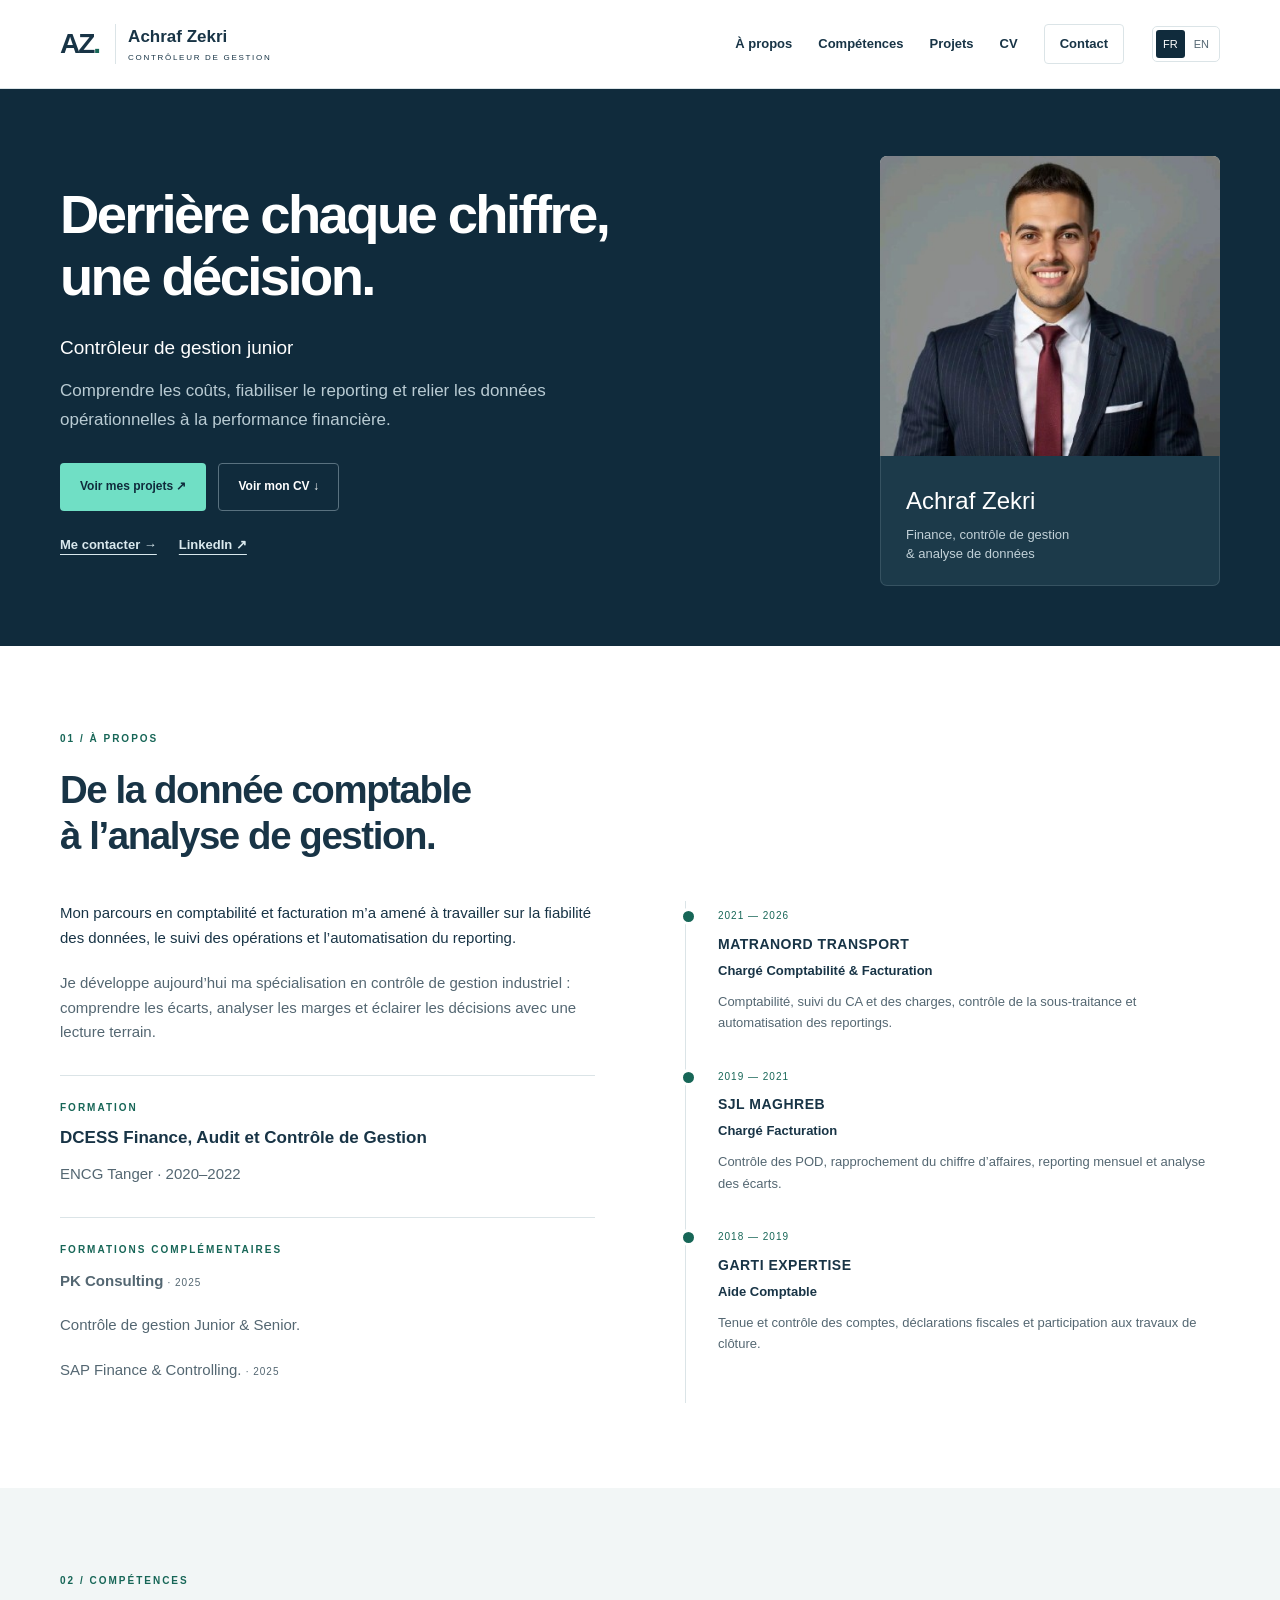
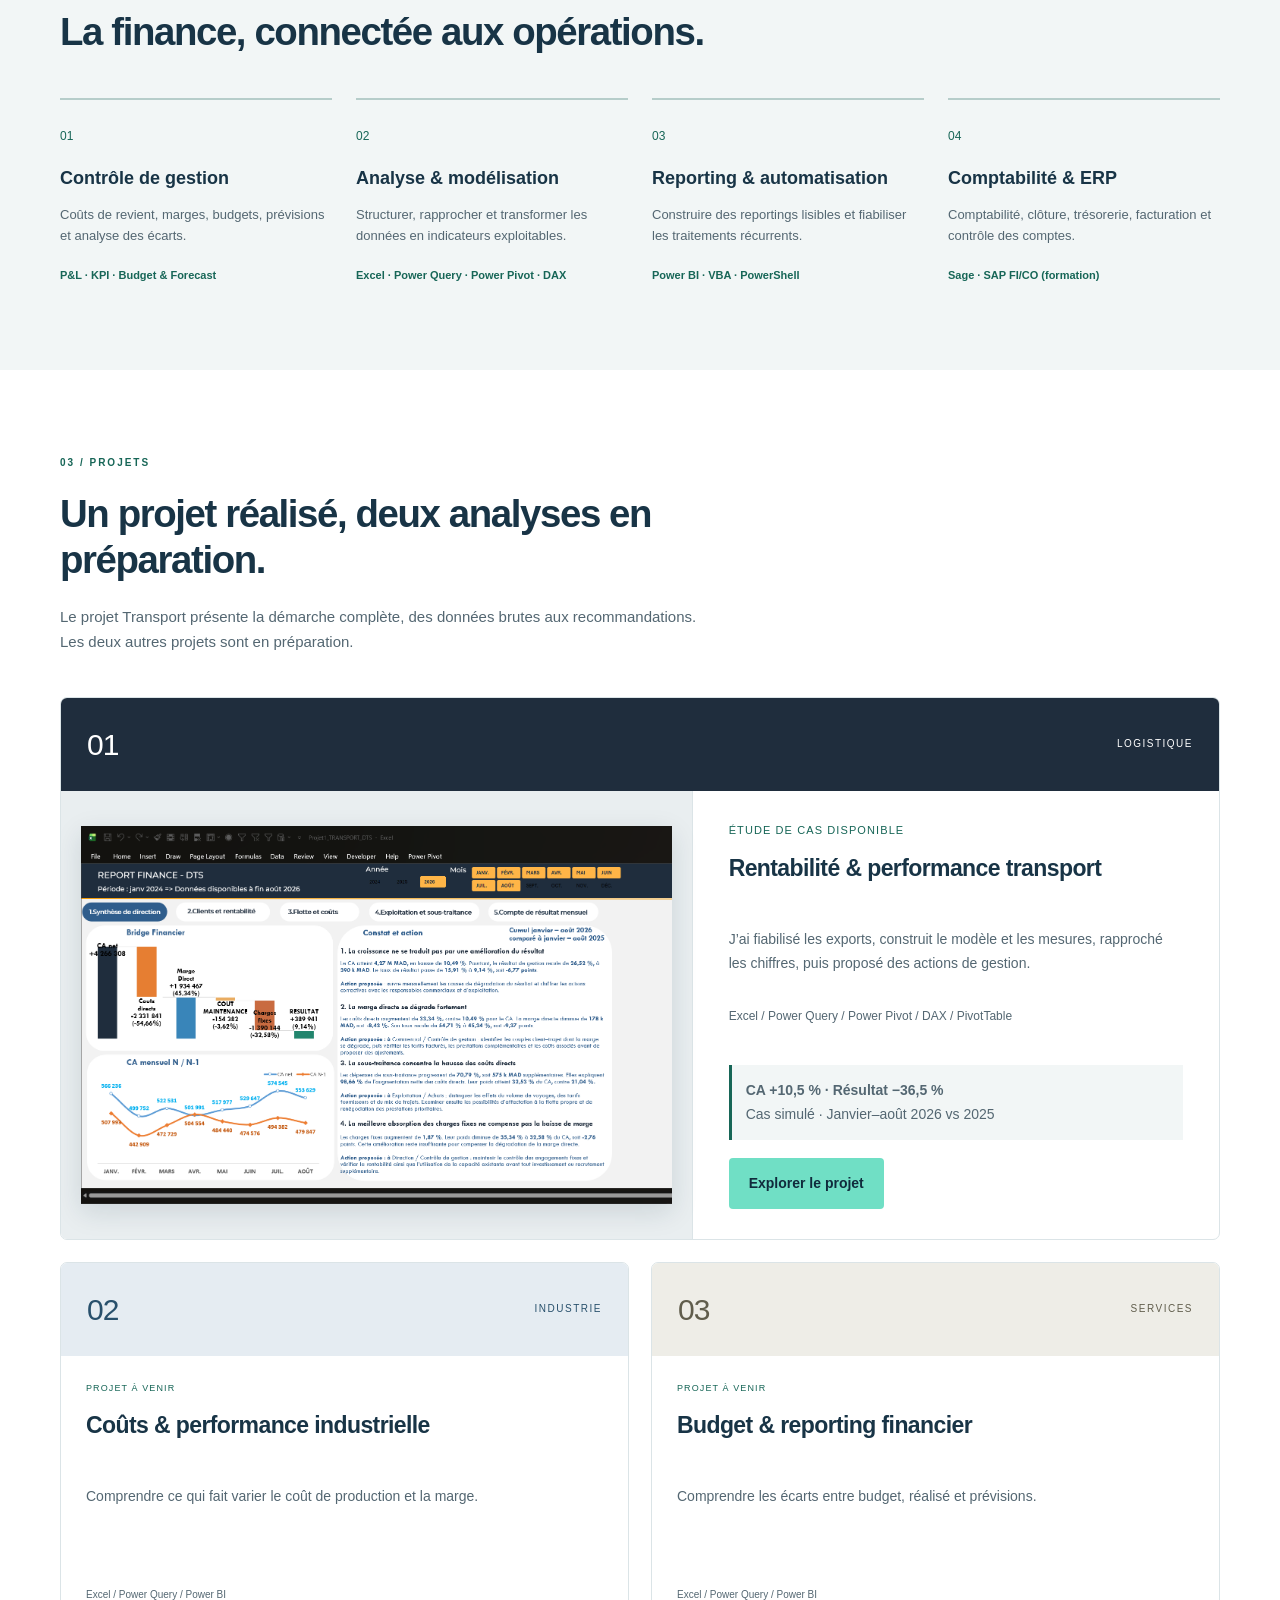
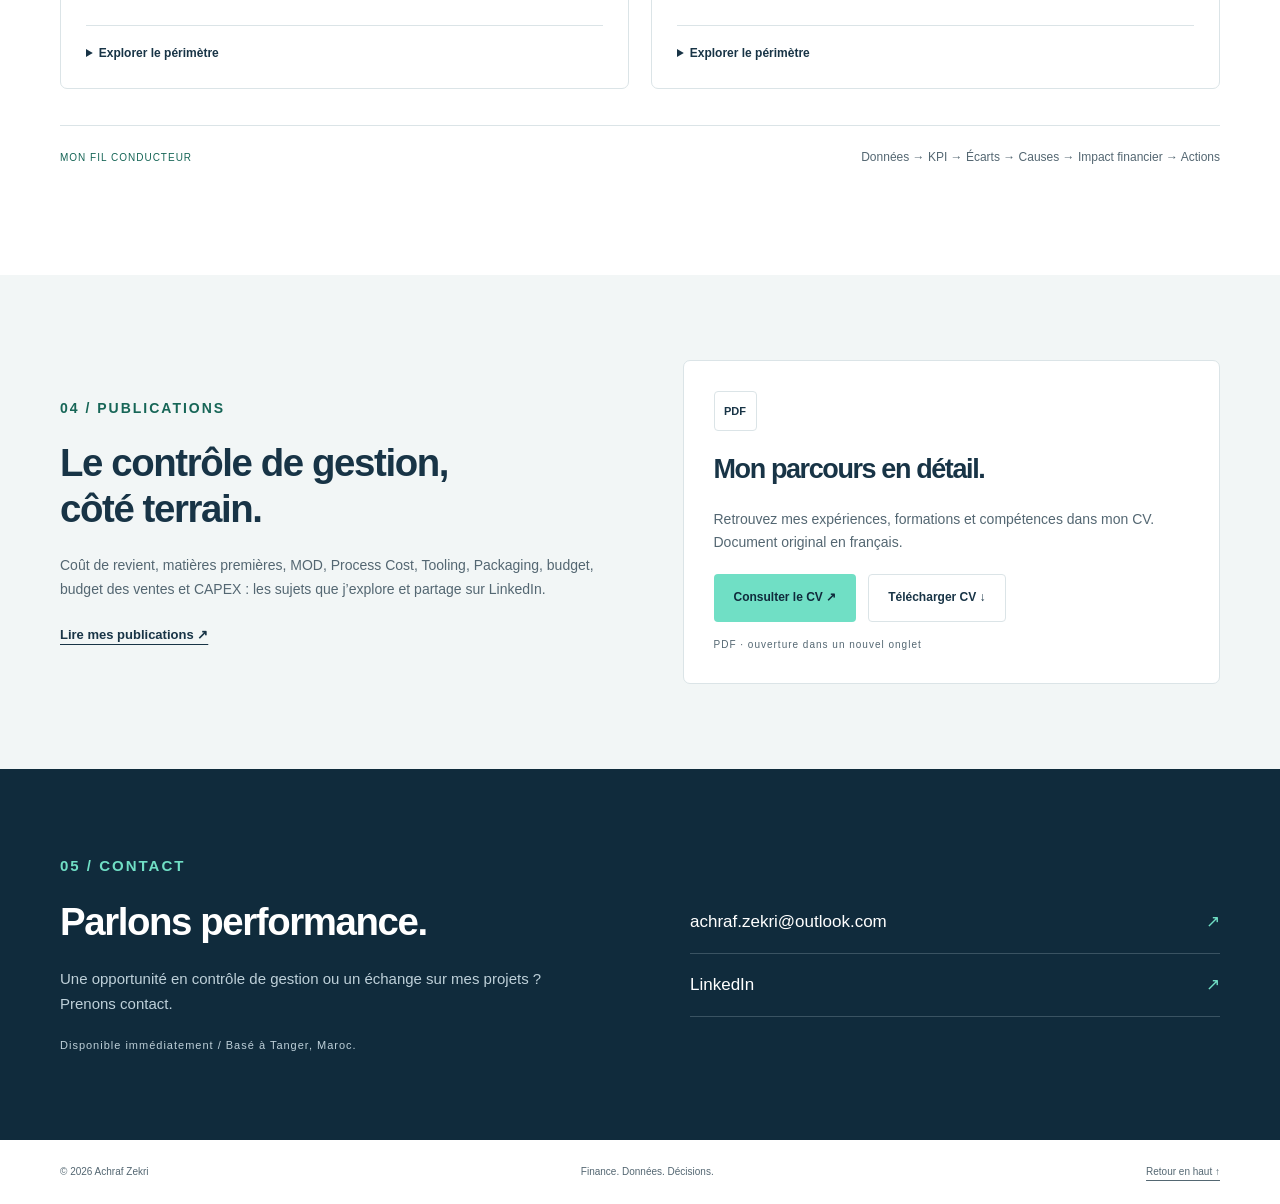
<file: go/C0012/index.html>
<!doctype html>
<html lang="fr">
<head>
  <meta charset="utf-8">
  <meta name="robots" content="noindex,nofollow">
  <meta http-equiv="refresh" content="0; url=https://achrafzekri.github.io/?utm_source=email&utm_medium=email&utm_campaign=portfolio&utm_content=C0012">
  <title>Redirection…</title>
  <script>
    window.location.replace("https://achrafzekri.github.io/?utm_source=email&utm_medium=email&utm_campaign=portfolio&utm_content=C0012");
  </script>
</head>
<body>
  <p>Redirection vers le portfolio…</p>
</body>
</html>
</file>
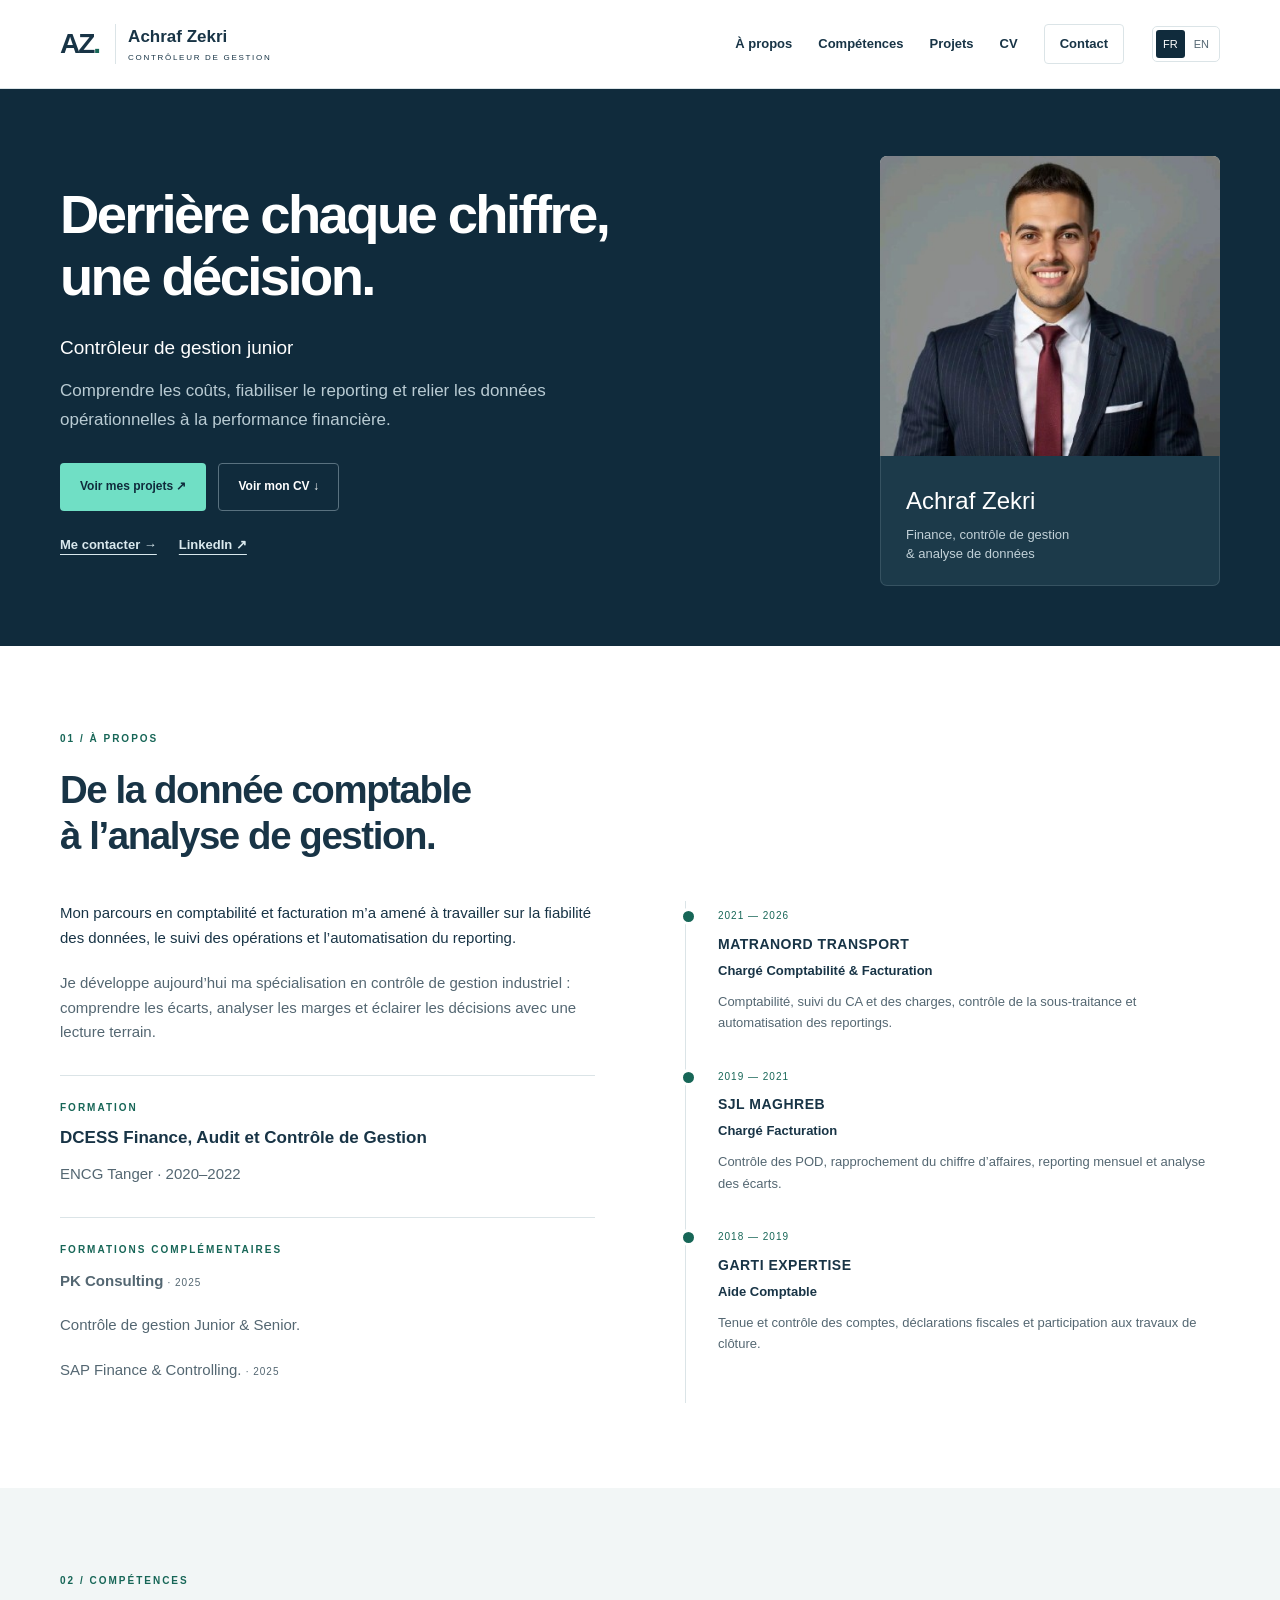
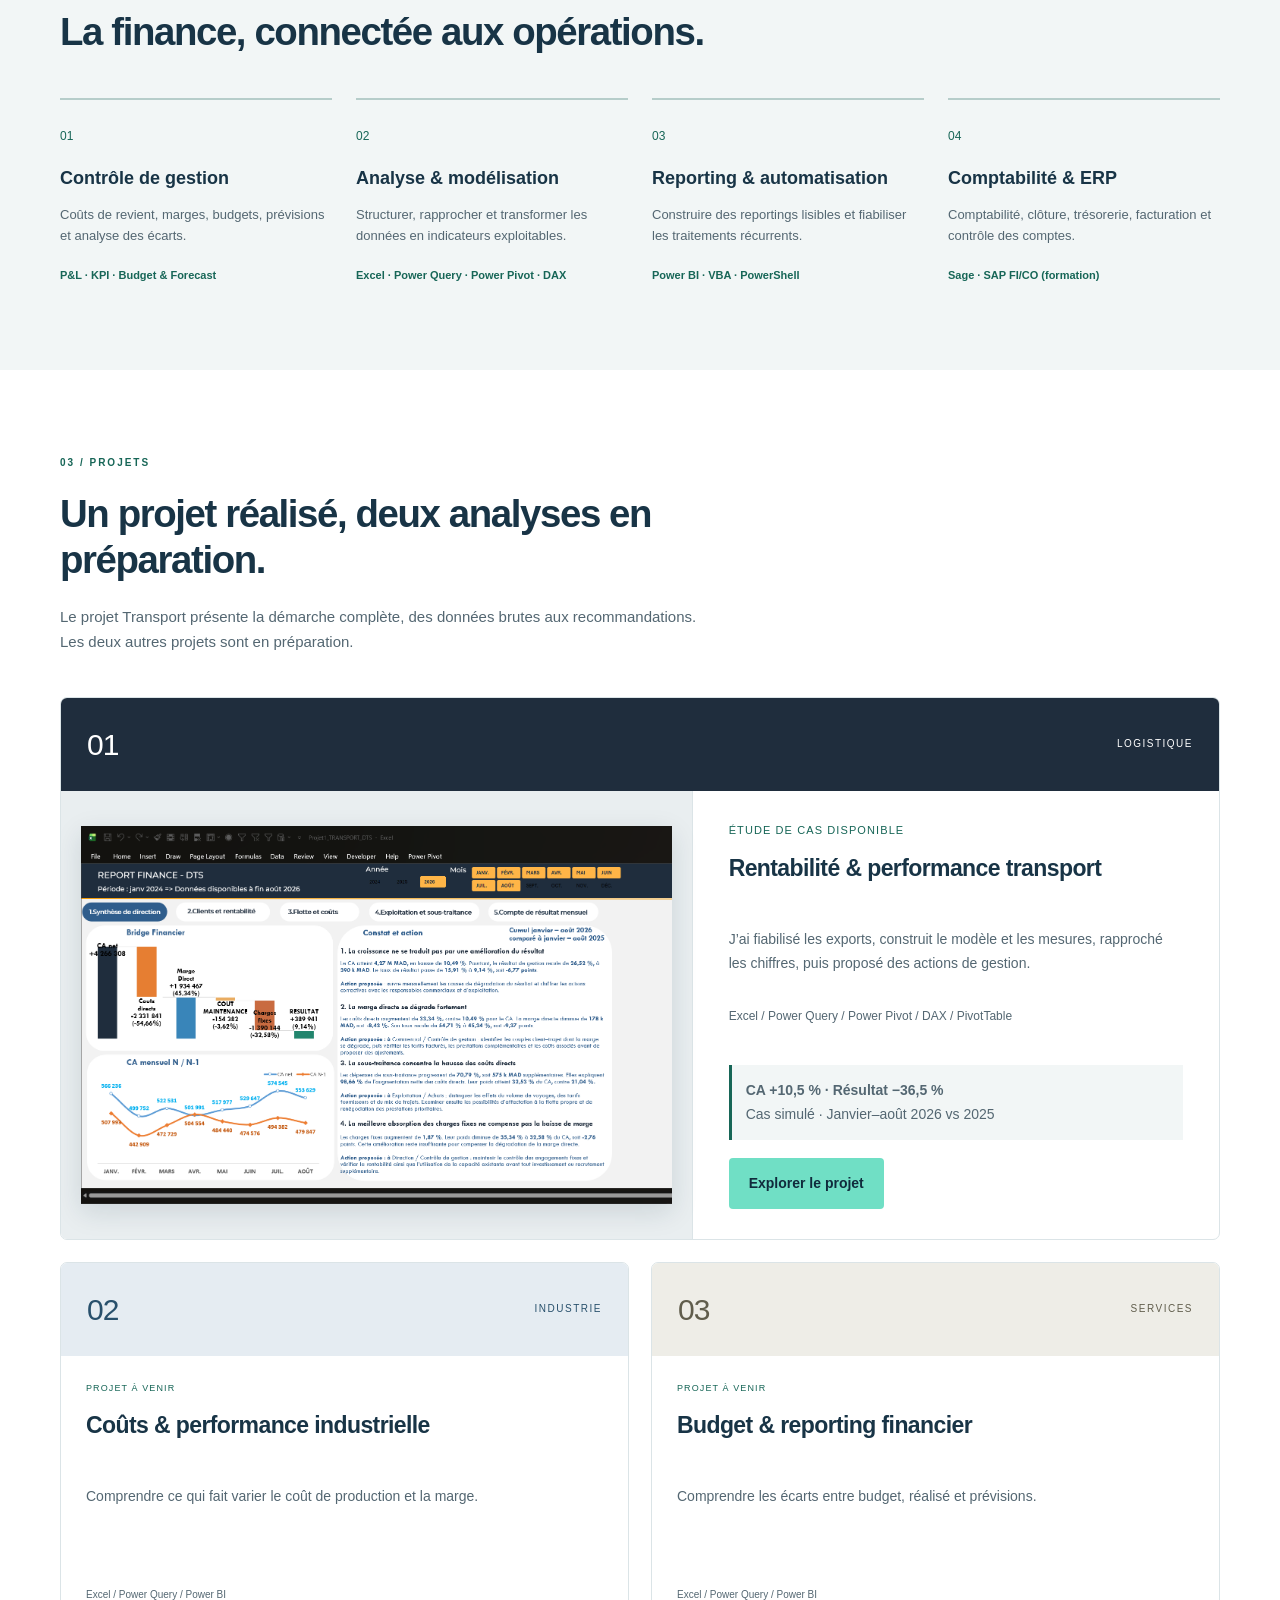
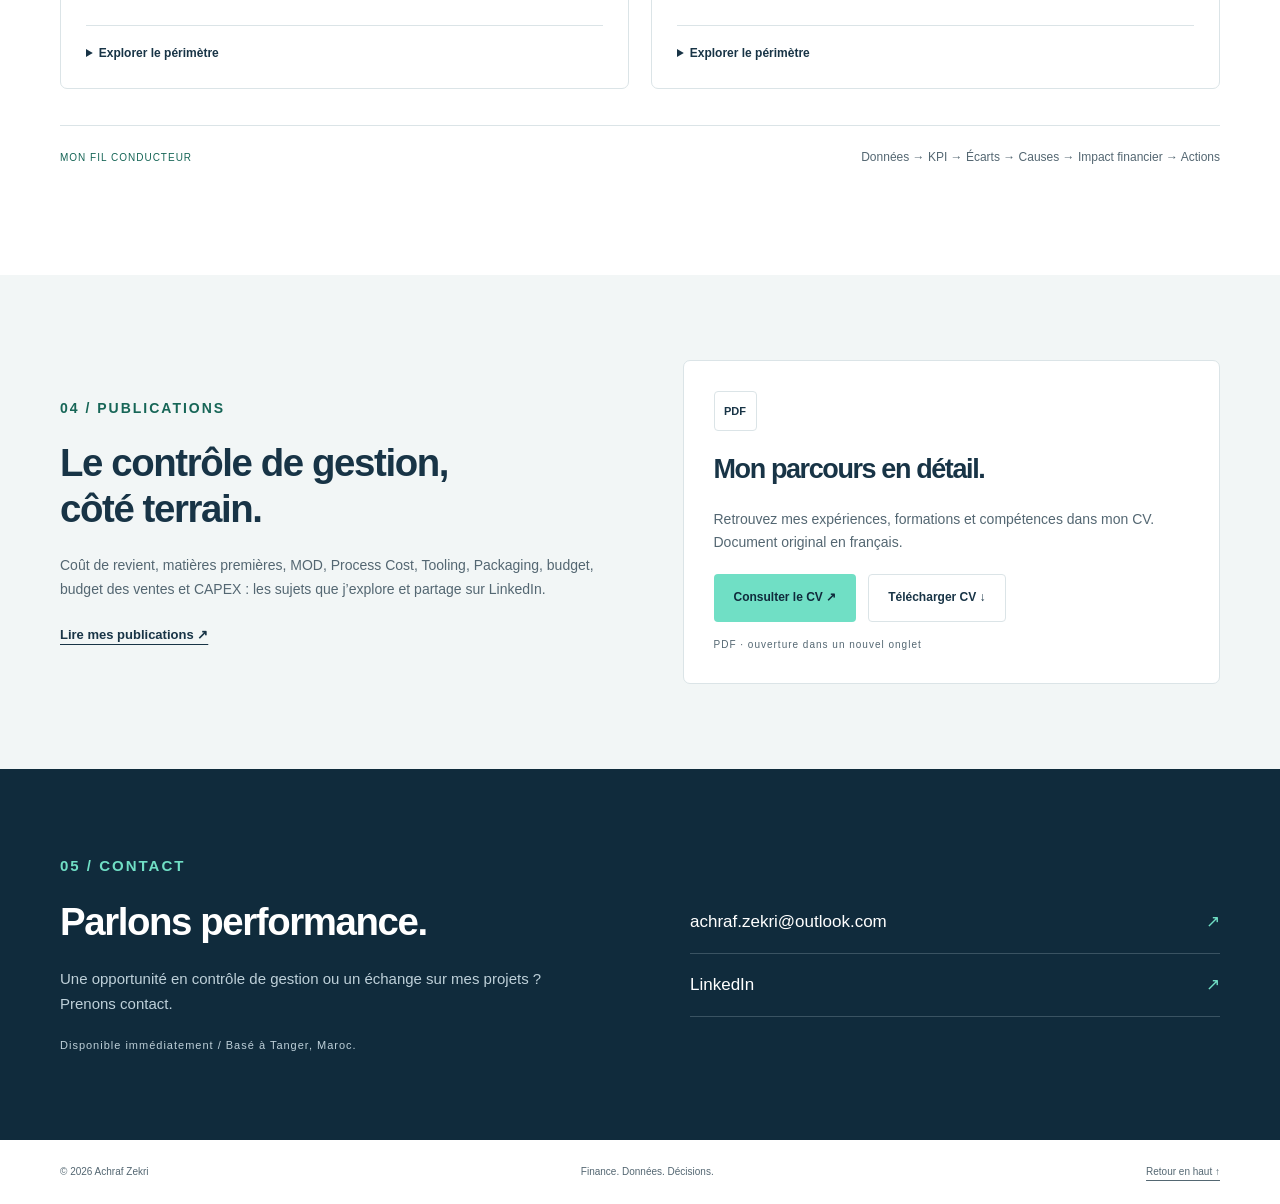
<file: go/C0013/index.html>
<!doctype html>
<html lang="fr">
<head>
  <meta charset="utf-8">
  <meta name="robots" content="noindex,nofollow">
  <meta http-equiv="refresh" content="0; url=https://achrafzekri.github.io/?utm_source=linkedin&utm_medium=social&utm_campaign=portfolio&utm_content=C0013">
  <title>Redirection…</title>
  <script>
    window.location.replace("https://achrafzekri.github.io/?utm_source=linkedin&utm_medium=social&utm_campaign=portfolio&utm_content=C0013");
  </script>
</head>
<body>
  <p>Redirection vers le portfolio…</p>
</body>
</html>
</file>
<file: css/style.css>
:root{--navy:#102b3c;--ink:#183446;--muted:#546772;--teal:#70dfc5;--deep-teal:#176657;--line:#dbe4e7;--pale:#f2f6f6;--white:#fff}*{box-sizing:border-box}html{scroll-behavior:smooth;scroll-padding-top:105px}body{margin:0;color:var(--ink);background:white;font:16px/1.65 'Segoe UI',Arial,sans-serif}a{color:inherit;text-underline-offset:5px}button{font:inherit;cursor:pointer}a,button,summary{ -webkit-tap-highlight-color:transparent}a:focus-visible,button:focus-visible,summary:focus-visible{outline:3px solid #228a77;outline-offset:5px}.wrap{width:min(1160px,calc(100% - 80px));margin:auto}header{position:sticky;top:0;background:rgba(255,255,255,.97);z-index:10;border-bottom:1px solid var(--line)}.header{display:flex;align-items:center;gap:28px;min-height:88px}.brand{display:flex;align-items:center;gap:12px;text-decoration:none;font-weight:650;font-size:17px;line-height:1.4}.brand small{display:block;font-size:8px;letter-spacing:1.7px;margin-top:4px;font-weight:500}.monogram{font-size:28px;font-weight:750;letter-spacing:-2px;border-right:1px solid var(--line);padding-right:16px}.monogram span{color:var(--deep-teal)}nav{margin-left:auto;display:flex;gap:26px;align-items:center}nav a{font-size:13px;font-weight:550;text-decoration:none}nav a:hover{color:var(--deep-teal)}.nav-contact{padding:8px 15px;border:1px solid var(--line);border-radius:4px}.header-controls{display:flex;gap:12px;align-items:center}.languages{display:flex;border:1px solid var(--line);border-radius:5px;padding:3px;gap:2px}.languages button{border:0;background:transparent;font-size:11px;padding:5px 7px;border-radius:3px;color:var(--muted)}.languages button[aria-pressed=true]{background:var(--navy);color:white}.menu{display:none}.hero{background:var(--navy);color:white;padding:67px 0 0}.hero-grid{display:grid;grid-template-columns:1.55fr 1fr;align-items:center;gap:84px;padding-bottom:60px}.eyebrow{font-size:10px;letter-spacing:2px;font-weight:700;color:var(--deep-teal);margin:0 0 20px}.hero .eyebrow,.contact .eyebrow{color:var(--teal)}h1{font-size:clamp(38px,4.25vw,58px);font-weight:550;letter-spacing:-2.6px;line-height:1.13;margin:0 0 25px}h2{font-size:clamp(28px,3vw,39px);font-weight:550;line-height:1.2;letter-spacing:-1.4px;margin:0 0 22px}h3{font-size:20px;line-height:1.35;font-weight:600;margin:0 0 13px}p{margin:0 0 20px;color:var(--muted)}.role{color:white;font-size:19px;margin-bottom:12px}.intro{font-size:17px;line-height:1.75;color:#b9cbd3;max-width:525px;margin-bottom:28px}.actions{display:flex;flex-wrap:wrap;gap:12px}.button{display:inline-flex;justify-content:center;align-items:center;padding:13px 19px;text-decoration:none;border-radius:4px;font-size:12px;font-weight:650;border:1px solid transparent;transition:background .2s,transform .2s}.button:hover{transform:translateY(-2px)}.primary{background:var(--teal);color:var(--navy)}.primary:hover{background:#94ead7}.light{color:#fff;border-color:#59717f;background:transparent}.light:hover{background:#244454}.outline{border-color:var(--line);background:white}.text-link{font-size:13px;font-weight:600}.hero-link{display:inline-block;margin-top:23px;color:#d9e8ed}.portrait-panel{position:relative;max-width:340px;justify-self:end;width:100%}.portrait-frame{background:#dce3df;overflow:hidden;border-radius:7px 7px 0 0}.portrait-frame img{display:block;width:100%;height:300px;object-fit:cover;object-position:center 35%}.portrait-caption{padding:21px 25px;background:#1c3a4a;border-radius:0 0 7px 7px;border:1px solid #365261;border-top:0}.portrait-caption strong{display:block;font-size:24px;font-weight:500;margin:4px 0}.portrait-caption p{font-size:13px;line-height:1.5;color:#c2d1d8;margin:0}.tiny{font-size:10px;letter-spacing:1px}.portrait-caption .tiny{color:var(--teal);font-size:9px}.section{padding-top:85px;padding-bottom:85px}.section-heading{max-width:760px;margin-bottom:42px}.section-heading>p:last-child:not(.eyebrow){font-size:15px;max-width:650px}.about-grid{display:grid;grid-template-columns:1fr 1fr;gap:90px}.lead{font-size:18px;color:var(--ink)}.about-grid p{font-size:15px}.education{border-top:1px solid var(--line);padding-top:24px;margin-top:30px}.education h3{font-size:17px}.education .eyebrow{font-size:10px;margin-bottom:10px}.timeline{border-left:1px solid var(--line);padding-left:32px}.timeline article{position:relative;padding-bottom:28px}.timeline article:last-child{padding-bottom:0}.timeline article:before{content:'';position:absolute;left:-38px;top:7px;border:3px solid white;background:var(--deep-teal);width:11px;height:11px;border-radius:50%}.timeline .tiny{color:var(--deep-teal);font-size:10px}.timeline h3{font-size:14px;margin:7px 0 3px;letter-spacing:.5px}.timeline strong{font-size:13px;font-weight:550}.timeline p{font-size:13px;margin:8px 0 0}.pale{background:var(--pale)}.skills-grid{display:grid;grid-template-columns:repeat(4,1fr);gap:24px}.skill{border-top:2px solid #b6cdca;padding-top:22px}.skill-number{display:inline-block;font-size:12px;color:var(--deep-teal);margin-bottom:20px}.skill h3{font-size:18px}.skill p{font-size:13px}.tool-line{font-size:11px;color:var(--deep-teal);font-weight:600}.projects{display:grid;grid-template-columns:repeat(3,1fr);gap:22px;align-items:start}.project{border:1px solid var(--line);border-radius:7px;overflow:hidden}.project-top{background:#e4eeee;display:flex;justify-content:space-between;align-items:center;padding:22px 26px;color:var(--deep-teal);font-size:10px;letter-spacing:1.5px}.project-top>span:first-child{font-size:30px;font-weight:300;letter-spacing:-1px}.project:nth-child(2) .project-top{background:#e5ecf2;color:#28506c}.project:nth-child(3) .project-top{background:#eeede7;color:#605d4c}.project-body{padding:25px}.status{font-size:9px;letter-spacing:1.1px;color:var(--deep-teal);margin-bottom:14px}.project h3{font-size:23px;letter-spacing:-.6px;min-height:62px}.project p:not(.status){font-size:14px;min-height:70px}.project-tools{font-size:10px;color:var(--muted);padding:12px 0 21px}details{border-top:1px solid var(--line)}summary{padding-top:18px;font-size:12px;font-weight:650;cursor:pointer}dl{font-size:12px;margin-bottom:0}dt{font-weight:650;margin:16px 0 5px}dd{margin:0;color:var(--muted)}.method-strip{display:flex;justify-content:space-between;align-items:center;gap:25px;margin-top:36px;padding:22px 0;border-top:1px solid var(--line)}.method-strip .tiny{color:var(--deep-teal);white-space:nowrap}.method-strip p{font-size:12px;margin:0}.resource-grid{display:grid;grid-template-columns:1fr 1fr;gap:85px;align-items:center}.resource-grid p{font-size:14px}.cv-panel{padding:30px;border:1px solid var(--line);background:white;border-radius:7px}.cv-panel h2{font-size:27px}.pdf-icon{display:block;border:1px solid var(--line);border-radius:4px;width:43px;padding:10px 0;text-align:center;font-size:11px;font-weight:650;margin-bottom:22px}.cv-panel .tiny{font-size:10px;margin:15px 0 0}.contact{background:var(--navy);color:white}.contact-grid{display:grid;grid-template-columns:1fr 1fr;gap:100px;align-items:center}.contact p{color:#bed0d9;font-size:15px}.contact .tiny{font-size:11px;margin-bottom:0}.contact-links a{display:flex;justify-content:space-between;text-decoration:none;border-bottom:1px solid #3a5362;padding:17px 0;font-size:17px;gap:10px;overflow-wrap:anywhere}.contact-links a span{color:var(--teal)}footer{display:flex;justify-content:space-between;padding-top:24px;padding-bottom:24px;font-size:10px;color:var(--muted)}.skip{position:fixed;top:-100px;left:20px;background:white;color:var(--navy);padding:12px;z-index:20}.skip:focus{top:10px}#cv,#publications{scroll-margin-top:110px}@media(max-width:1050px){.header{gap:15px}nav{gap:16px}.brand small{font-size:7px;letter-spacing:1px}.hero-grid{gap:45px}.skills-grid{grid-template-columns:repeat(2,1fr)}.about-grid,.resource-grid,.contact-grid{gap:50px}}@media(max-width:800px){.wrap{width:calc(100% - 40px)}.header{min-height:75px;flex-wrap:wrap;justify-content:space-between}.brand{font-size:15px}.monogram{font-size:25px}.header-controls{margin-left:auto}.menu{display:block;background:white;border:1px solid var(--line);border-radius:4px;padding:6px 9px;font-size:11px}nav{display:flex;order:3;width:100%;margin:0;padding:10px 0 18px;justify-content:space-between;flex-wrap:wrap;gap:16px}html.js nav{display:none}html.js nav.open{display:flex}.hero{padding-top:45px}.hero-grid{grid-template-columns:1fr;gap:36px;padding-bottom:35px}h1{font-size:46px;letter-spacing:-2px}.hero-copy{max-width:620px}.portrait-panel{justify-self:start;max-width:100%;display:flex;align-items:stretch}.portrait-frame{border-radius:5px 0 0 5px;width:145px;flex-shrink:0}.portrait-frame img{height:160px}.portrait-caption{border:1px solid #365261;border-radius:0 5px 5px 0;flex:1;display:flex;flex-direction:column;justify-content:center}.portrait-caption strong{font-size:21px}.section{padding-top:55px;padding-bottom:55px}.about-grid,.resource-grid,.contact-grid{grid-template-columns:1fr;gap:35px}.projects{grid-template-columns:1fr}.project h3,.project p:not(.status){min-height:0}.project-top{padding:15px 25px}.project-body{padding:24px}.method-strip{flex-direction:column;align-items:start;gap:12px}.section-heading{margin-bottom:28px}.contact-links a{font-size:17px}}@media(max-width:430px){h1{font-size:39px}.skills-grid{grid-template-columns:1fr}.portrait-frame{width:115px}.portrait-caption{padding:17px}.portrait-caption strong{font-size:19px}.portrait-caption p{font-size:12px}.languages button{padding:5px 6px}.brand{gap:7px}.monogram{padding-right:10px}.header-controls{gap:7px}.cv-panel{padding:24px}footer{flex-wrap:wrap;gap:14px}.contact-links a{font-size:15px}}@media(prefers-reduced-motion:reduce){html{scroll-behavior:auto}.button{transition:none}.button:hover{transform:none}}

.hero-link + .hero-link{margin-left:22px}


/* Published Transport case study */
.project-image{display:block}.project-image img{display:block;width:100%;height:auto}.project-published .project-result{min-height:0;font-size:13px;padding:14px;background:#f2f6f6;border-left:3px solid #176657}.project-published .status{font-size:11px}.project-published .project-tools{font-size:12px}.project-published .button{font-size:14px}.project-published .project-top{background:#1F2D3D;color:white}

/* Featured case study */
@media(min-width:801px){.projects{grid-template-columns:repeat(2,minmax(0,1fr))}.project-published{grid-column:1/-1;display:grid;grid-template-columns:minmax(0,1.2fr) minmax(0,1fr)}.project-published .project-top{grid-column:1/-1}.project-published .project-image{background:#e9eef0;display:flex;align-items:center;padding:20px;border-right:1px solid var(--line)}.project-published .project-image img{box-shadow:0 8px 25px #102b3c21}.project-published .project-body{padding:30px 36px}.project-published .project-body p:not(.status){min-height:0}.project-published .project-result{margin:18px 0}}
</file>
